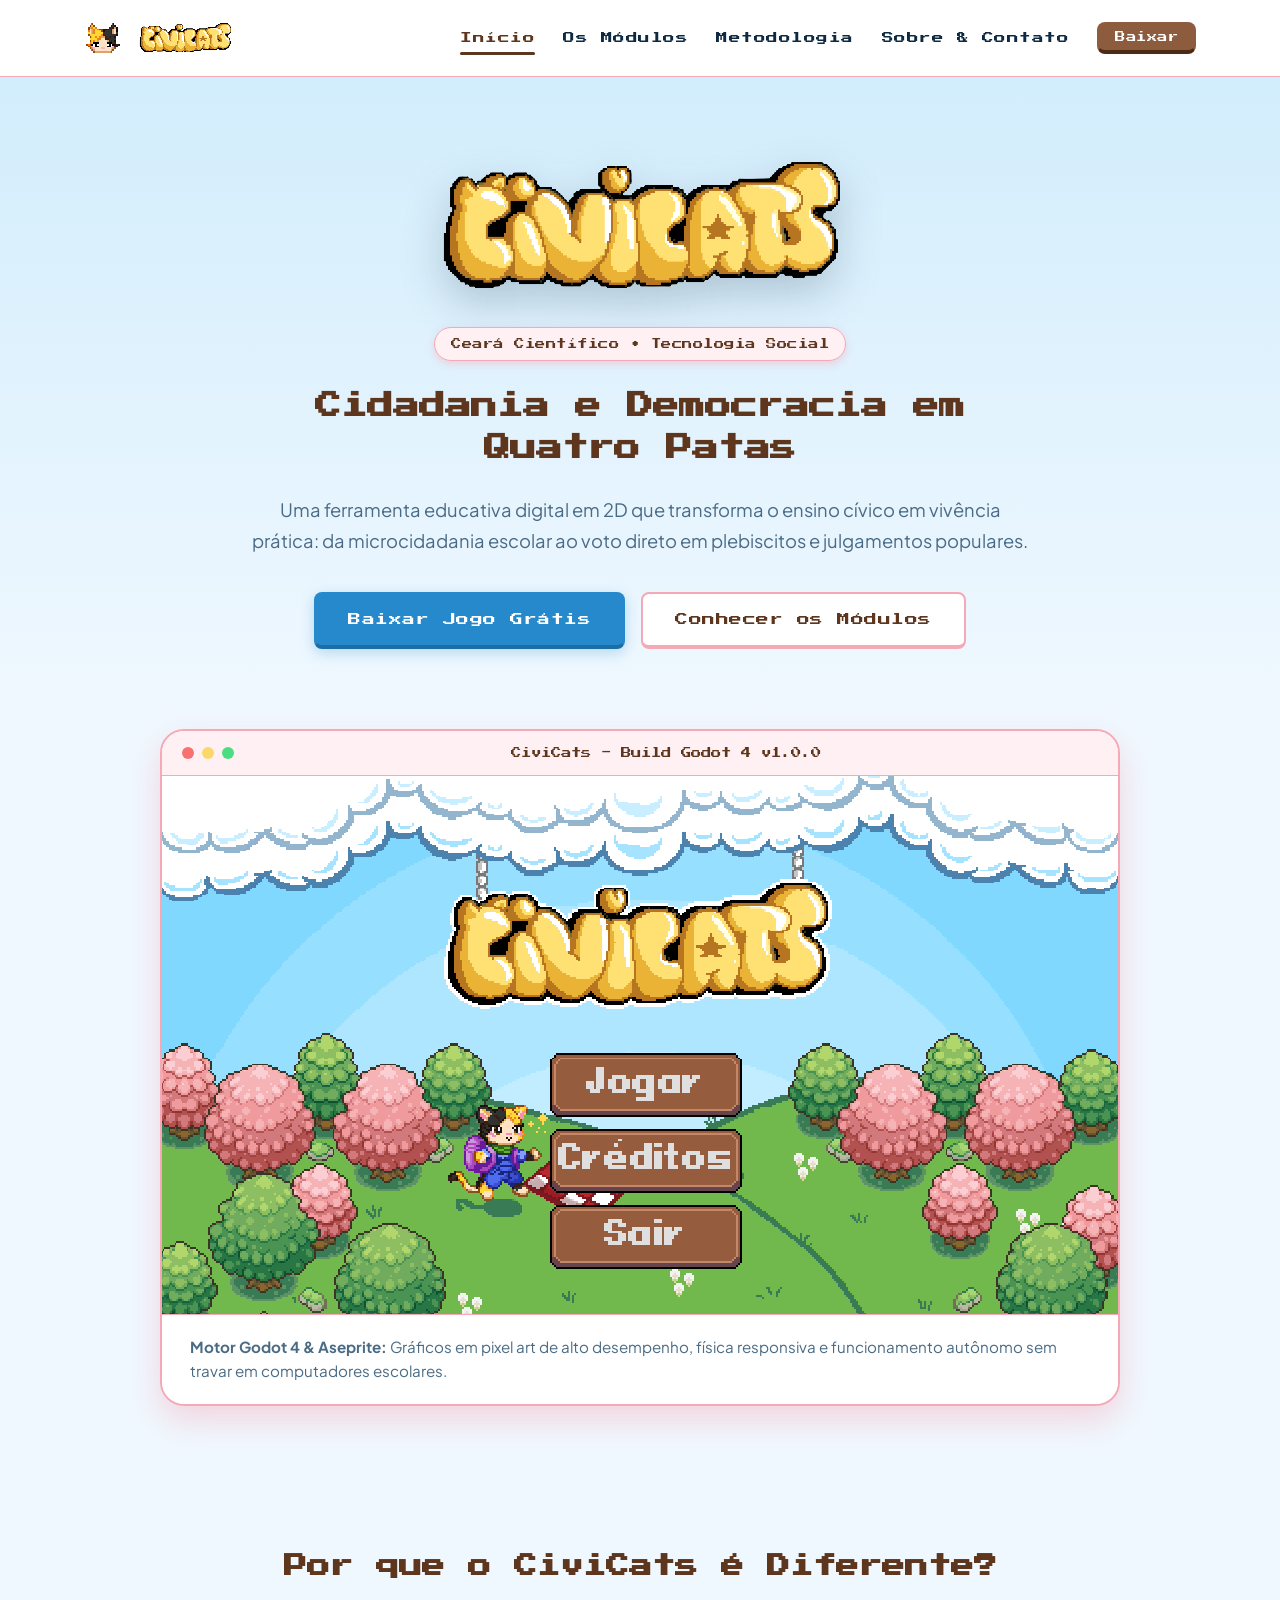
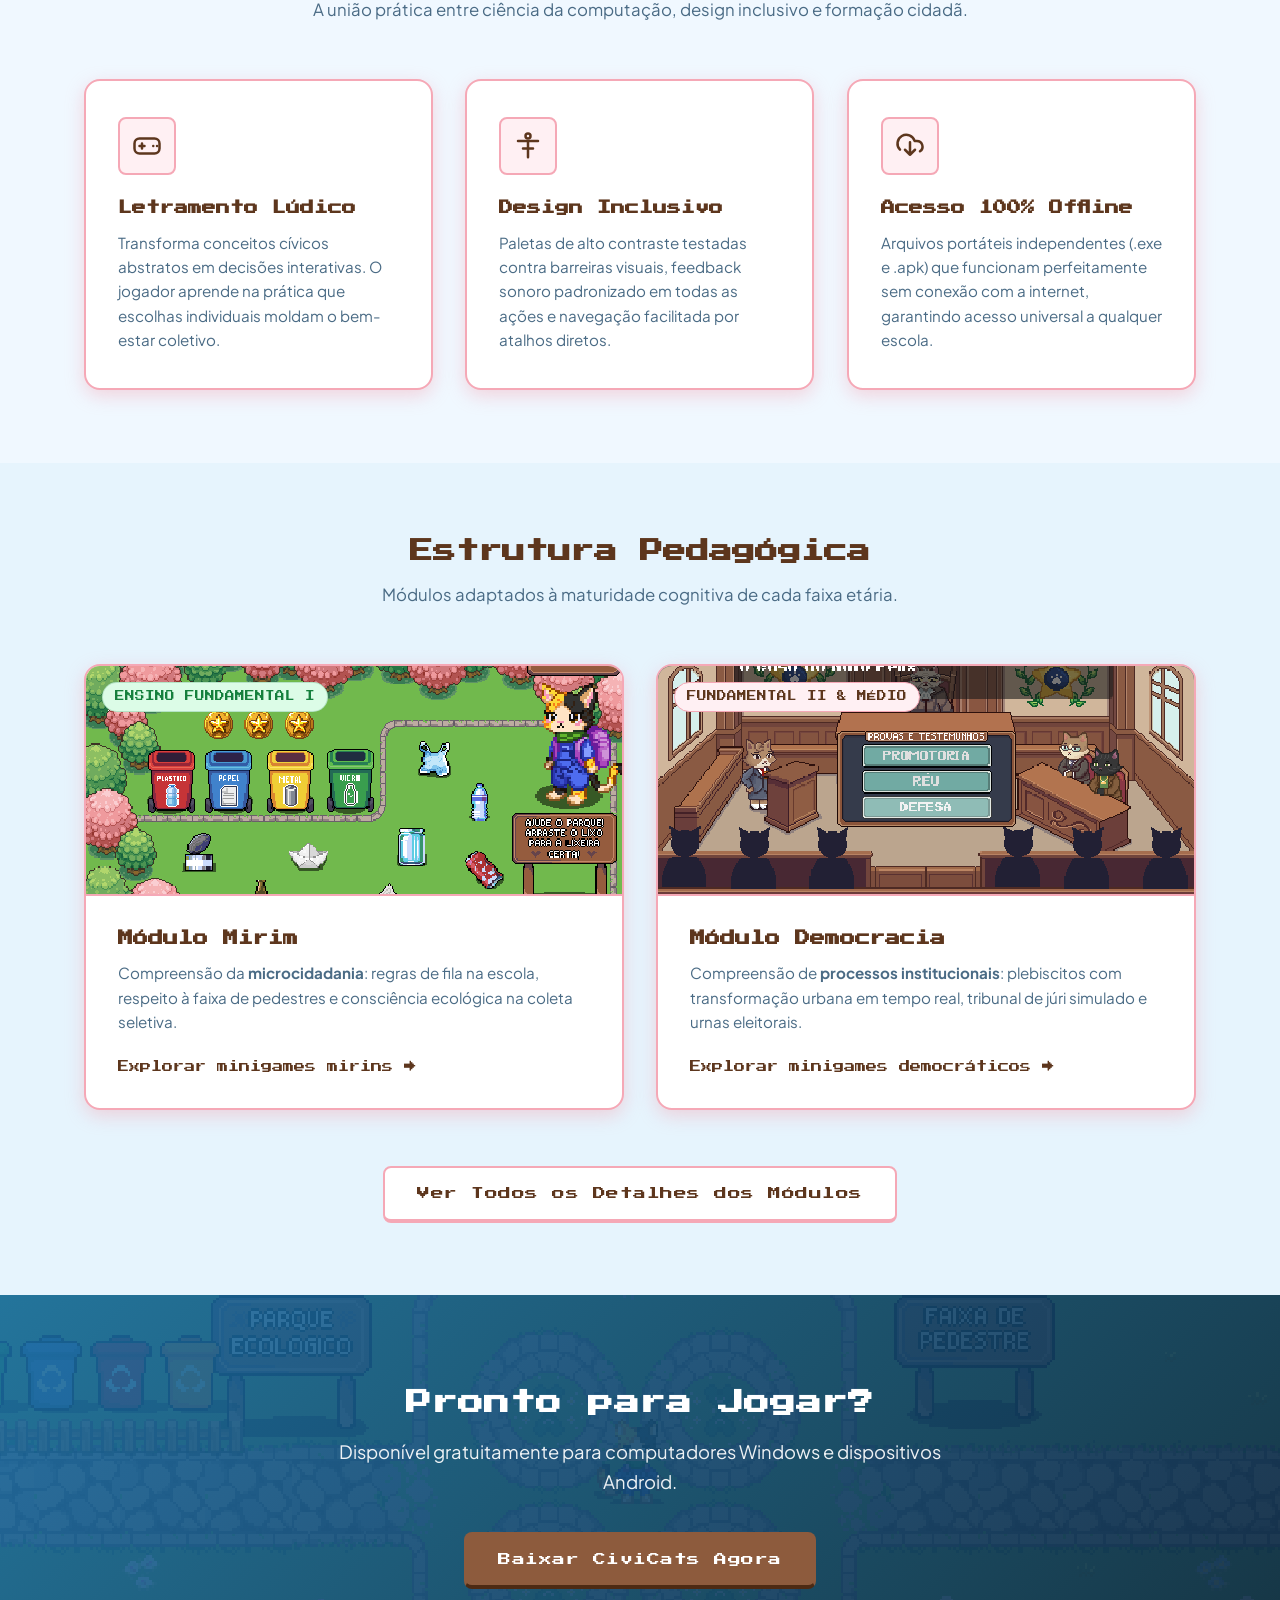
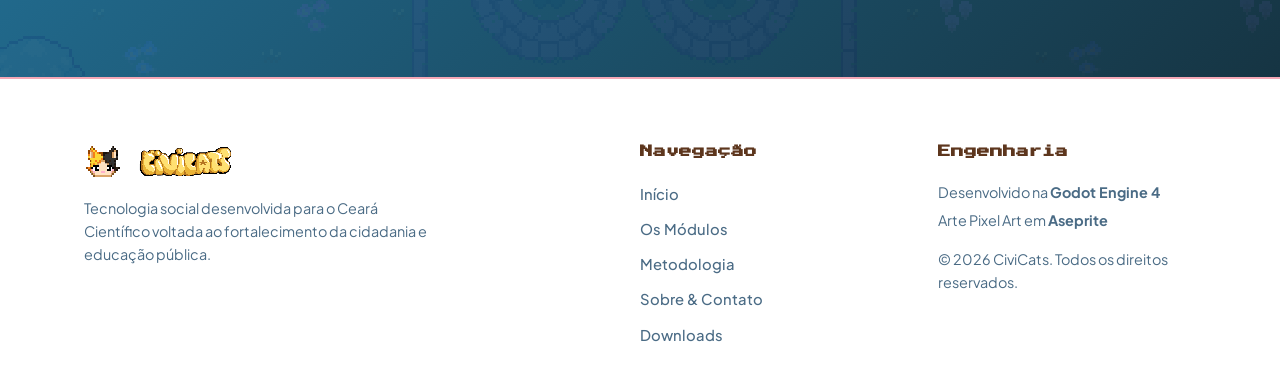
<file: index.html>
<!DOCTYPE html>
<html lang="pt-BR">
<head>
  <meta charset="UTF-8">
  <meta name="viewport" content="width=device-width, initial-scale=1.0">
  <meta name="description" content="CiviCats - Jogo digital educativo em 2D voltado à simulação de processos democráticos e letramento cívico lúdico.">
  <meta name="theme-color" content="#7ecbf7">

  <title>CiviCats | Início - Letramento Cívico Lúdico</title>

  <!-- Favicon -->
  <link rel="icon" type="image/png" href="assets/images/favicon.png">

  <!-- Google Fonts: Press Start 2P (Pixel Art) + Plus Jakarta Sans (Corpo do Texto) -->
  <link rel="preconnect" href="https://fonts.googleapis.com">
  <link rel="preconnect" href="https://fonts.gstatic.com" crossorigin>
  <link href="https://fonts.googleapis.com/css2?family=Plus+Jakarta+Sans:wght@400;500;600;700&family=Press+Start+2P&display=swap" rel="stylesheet">

  <!-- Estilos -->
  <link rel="stylesheet" href="css/style.css">
</head>
<body>

  <!-- Acessibilidade: Atalho de Teclado -->
  <a href="#conteudo-principal" class="skip-link">Pular para o conteúdo principal</a>

  <!-- Cabeçalho -->
  <header class="header">
    <div class="container header-container">
      <a href="index.html" class="brand" aria-label="CiviCats Página Inicial">
        <img src="assets/images/cat-avatar.png" alt="Ícone do Gatinho CiviCats" class="brand-cat-icon">
        <img src="assets/images/logo-civicats.png" alt="CiviCats" class="brand-logo-nav">
      </a>

      <!-- Botão Hamburguer Mobile -->
      <button 
        class="mobile-toggle" 
        id="menu-toggle" 
        aria-label="Abrir menu de navegação" 
        aria-expanded="false" 
        aria-controls="nav-menu"
      >
        <span class="hamburger-bar"></span>
        <span class="hamburger-bar"></span>
        <span class="hamburger-bar"></span>
      </button>

      <!-- Navegação Principal -->
      <nav class="nav" id="nav-menu" aria-label="Navegação do site">
        <ul class="nav-list">
          <li><a href="index.html" class="nav-link active" aria-current="page">Início</a></li>
          <li><a href="modulos.html" class="nav-link">Os Módulos</a></li>
          <li><a href="metodologia.html" class="nav-link">Metodologia</a></li>
          <li><a href="sobre.html" class="nav-link">Sobre & Contato</a></li>
          <li><a href="downloads.html" class="btn btn-wood btn-nav-compact">Baixar</a></li>
        </ul>
      </nav>
    </div>
  </header>

  <main id="conteudo-principal">

    <!-- Hero Section: Logo Flutuante & Apresentação -->
    <section class="hero-home">
      <div class="container hero-home-container">
        
        <div class="floating-logo-stage" data-parallax="0.1">
          <img 
            src="assets/images/logo-civicats.png" 
            alt="Logotipo oficial do jogo CiviCats em letras amarelas pixelizadas" 
            class="floating-logo-img"
          >
        </div>

        <div class="hero-home-body reveal-item">
          <span class="pixel-badge">Ceará Científico • Tecnologia Social</span>
          <h1 class="hero-home-title">Cidadania e Democracia em Quatro Patas</h1>
          <p class="hero-home-desc">
            Uma ferramenta educativa digital em 2D que transforma o ensino cívico em vivência prática: da microcidadania escolar ao voto direto em plebiscitos e julgamentos populares.
          </p>

          <div class="hero-actions">
            <a href="downloads.html" class="btn btn-primary btn-lg">
              Baixar Jogo Grátis
            </a>
            <a href="modulos.html" class="btn btn-outline btn-lg">
              Conhecer os Módulos
            </a>
          </div>
        </div>

      </div>
    </section>

    <!-- Showcase do Jogo -->
    <section class="section section-showcase reveal-item">
      <div class="container">
        <div class="showcase-card">
          <div class="showcase-header">
            <div class="window-controls" aria-hidden="true">
              <span class="control-dot red"></span>
              <span class="control-dot yellow"></span>
              <span class="control-dot green"></span>
            </div>
            <span class="window-title">CiviCats - Build Godot 4 v1.0.0</span>
          </div>

          <div class="showcase-media">
            <img 
              src="assets/images/preview-gameplay.png" 
              alt="Cenário do jogo CiviCats exibindo cidade e árvores em pixel art"
              class="showcase-img"
            >
          </div>
          
          <div class="showcase-caption">
            <p><strong>Motor Godot 4 & Aseprite:</strong> Gráficos em pixel art de alto desempenho, física responsiva e funcionamento autônomo sem travar em computadores escolares.</p>
          </div>
        </div>
      </div>
    </section>

    <!-- Seção de Destaques com Ícones Vetoriais SVG -->
    <section class="section section-highlights">
      <div class="container">
        <div class="section-header reveal-item">
          <h2 class="section-title">Por que o CiviCats é Diferente?</h2>
          <p class="section-desc">A união prática entre ciência da computação, design inclusivo e formação cidadã.</p>
        </div>

        <div class="grid grid-3">
          
          <!-- Card 1: Controle de Jogo -->
          <article class="card highlight-card reveal-item" data-delay="100">
            <div class="highlight-icon-box" aria-hidden="true">
              <svg class="icon-svg" viewBox="0 0 24 24" fill="none" stroke="currentColor" stroke-width="2" stroke-linecap="round" stroke-linejoin="round">
                <rect x="2" y="6" width="20" height="12" rx="4" />
                <path d="M6 12h4m-2-2v4m9-2h.01m3 0h.01" />
              </svg>
            </div>
            <h3 class="highlight-title">Letramento Lúdico</h3>
            <p class="highlight-text">
              Transforma conceitos cívicos abstratos em decisões interativas. O jogador aprende na prática que escolhas individuais moldam o bem-estar coletivo.
            </p>
          </article>

          <!-- Card 2: Acessibilidade -->
          <article class="card highlight-card reveal-item" data-delay="200">
            <div class="highlight-icon-box" aria-hidden="true">
              <svg class="icon-svg" viewBox="0 0 24 24" fill="none" stroke="currentColor" stroke-width="2" stroke-linecap="round" stroke-linejoin="round">
                <circle cx="12" cy="4" r="2" />
                <path d="M4 8h16M12 8v13m-4-7h8" />
              </svg>
            </div>
            <h3 class="highlight-title">Design Inclusivo</h3>
            <p class="highlight-text">
              Paletas de alto contraste testadas contra barreiras visuais, feedback sonoro padronizado em todas as ações e navegação facilitada por atalhos diretos.
            </p>
          </article>

          <!-- Card 3: Offline / Nuvem -->
          <article class="card highlight-card reveal-item" data-delay="300">
            <div class="highlight-icon-box" aria-hidden="true">
              <svg class="icon-svg" viewBox="0 0 24 24" fill="none" stroke="currentColor" stroke-width="2" stroke-linecap="round" stroke-linejoin="round">
                <path d="M4 14.899A7 7 0 1 1 15.71 8h1.79a4.5 4.5 0 0 1 2.5 8.242" />
                <path d="m8 15 4 4 4-4m-4 4V9" />
              </svg>
            </div>
            <h3 class="highlight-title">Acesso 100% Offline</h3>
            <p class="highlight-text">
              Arquivos portáteis independentes (.exe e .apk) que funcionam perfeitamente sem conexão com a internet, garantindo acesso universal a qualquer escola.
            </p>
          </article>

        </div>
      </div>
    </section>

    <!-- Prévia dos Dois Módulos -->
    <section class="section section-modules-teaser">
      <div class="container">
        <div class="section-header reveal-item">
          <h2 class="section-title">Estrutura Pedagógica</h2>
          <p class="section-desc">Módulos adaptados à maturidade cognitiva de cada faixa etária.</p>
        </div>

        <div class="grid grid-2">
          
          <!-- Card Mirim -->
          <article class="card module-teaser-card reveal-item" data-delay="150">
            <div class="teaser-image-wrap">
              <img 
                src="assets/images/preview-mirim.png" 
                alt="Minigames de regras de convivência do Módulo Mirim" 
                class="teaser-img"
              >
              <span class="teaser-tag tag-mirim">Ensino Fundamental I</span>
            </div>
            
            <div class="teaser-content">
              <h3 class="teaser-title">Módulo Mirim</h3>
              <p class="teaser-desc">
                Compreensão da <strong>microcidadania</strong>: regras de fila na escola, respeito à faixa de pedestres e consciência ecológica na coleta seletiva.
              </p>
              <a href="modulos.html#mirim" class="card-link">Explorar minigames mirins &rarr;</a>
            </div>
          </article>

          <!-- Card Jovem -->
          <article class="card module-teaser-card reveal-item" data-delay="300">
            <div class="teaser-image-wrap">
              <img 
                src="assets/images/preview-jovem.png" 
                alt="Minigames de plebiscito e eleições do Módulo Jovem" 
                class="teaser-img"
              >
              <span class="teaser-tag tag-jovem">Fundamental II & Médio</span>
            </div>

            <div class="teaser-content">
              <h3 class="teaser-title">Módulo Democracia</h3>
              <p class="teaser-desc">
                Compreensão de <strong>processos institucionais</strong>: plebiscitos com transformação urbana em tempo real, tribunal de júri simulado e urnas eleitorais.
              </p>
              <a href="modulos.html#jovem" class="card-link">Explorar minigames democráticos &rarr;</a>
            </div>
          </article>

        </div>

        <div class="center-cta-wrap reveal-item">
          <a href="modulos.html" class="btn btn-outline btn-lg">Ver Todos os Detalhes dos Módulos</a>
        </div>
      </div>
    </section>

    <!-- Banner Final com Fundo da Cidade em Baixa Opacidade -->
    <section class="cta-banner reveal-item">
      <div class="container cta-banner-container">
        <h2 class="cta-banner-title">Pronto para Jogar?</h2>
        <p class="cta-banner-desc">Disponível gratuitamente para computadores Windows e dispositivos Android.</p>
        <a href="downloads.html" class="btn btn-wood btn-lg">
          Baixar CiviCats Agora
        </a>
      </div>
    </section>

  </main>

  <!-- Rodapé -->
  <footer class="footer">
    <div class="container footer-grid">
      <div class="footer-info">
        <div class="brand">
          <img src="assets/images/cat-avatar.png" alt="Ícone do Gatinho" class="brand-cat-icon">
          <img src="assets/images/logo-civicats.png" alt="CiviCats" class="brand-logo-nav">
        </div>
        <p class="footer-desc">Tecnologia social desenvolvida para o Ceará Científico voltada ao fortalecimento da cidadania e educação pública.</p>
      </div>

      <div class="footer-links">
        <h3 class="footer-heading">Navegação</h3>
        <ul>
          <li><a href="index.html">Início</a></li>
          <li><a href="modulos.html">Os Módulos</a></li>
          <li><a href="metodologia.html">Metodologia</a></li>
          <li><a href="sobre.html">Sobre & Contato</a></li>
          <li><a href="downloads.html">Downloads</a></li>
        </ul>
      </div>

      <div class="footer-legal">
        <h3 class="footer-heading">Engenharia</h3>
        <p>Desenvolvido na <strong>Godot Engine 4</strong></p>
        <p>Arte Pixel Art em <strong>Aseprite</strong></p>
        <p class="footer-copy">&copy; 2026 CiviCats. Todos os direitos reservados.</p>
      </div>
    </div>
  </footer>

  <script src="js/main.js"></script>
</body>
</html>
</file>
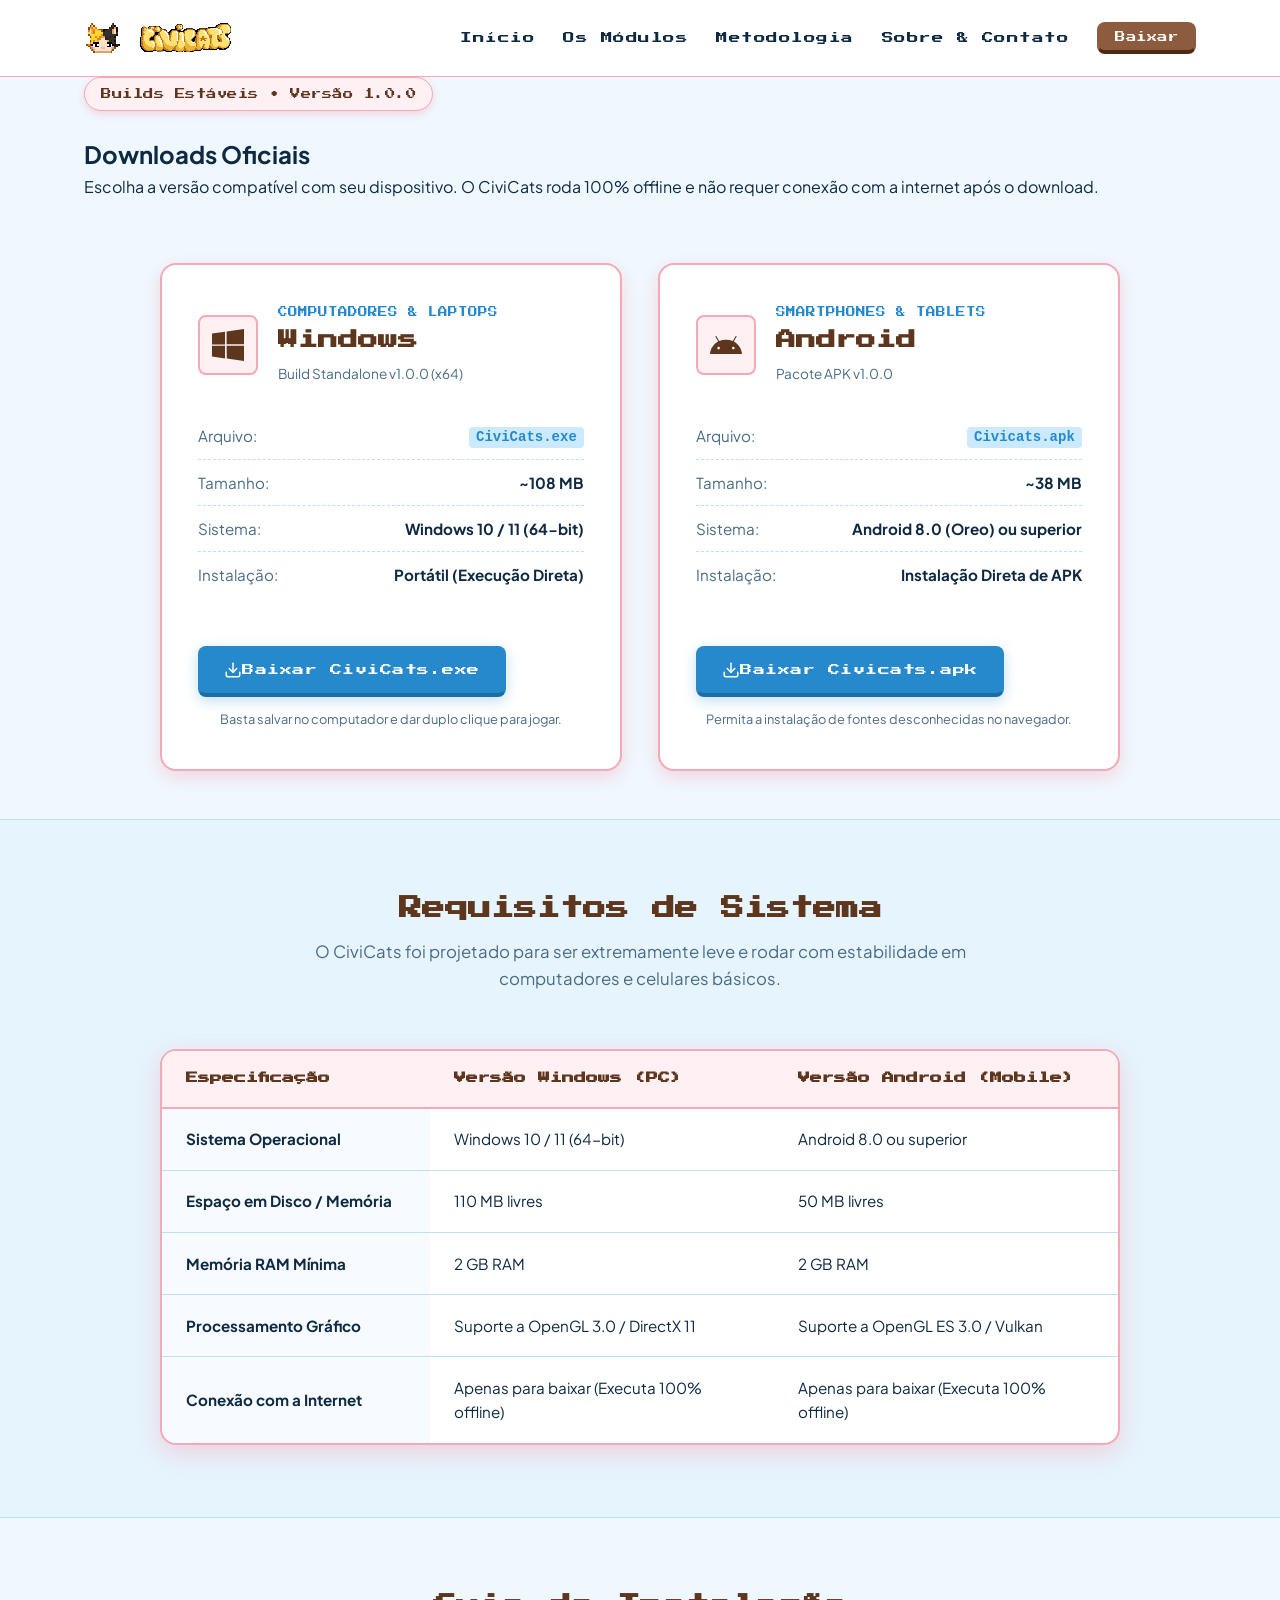
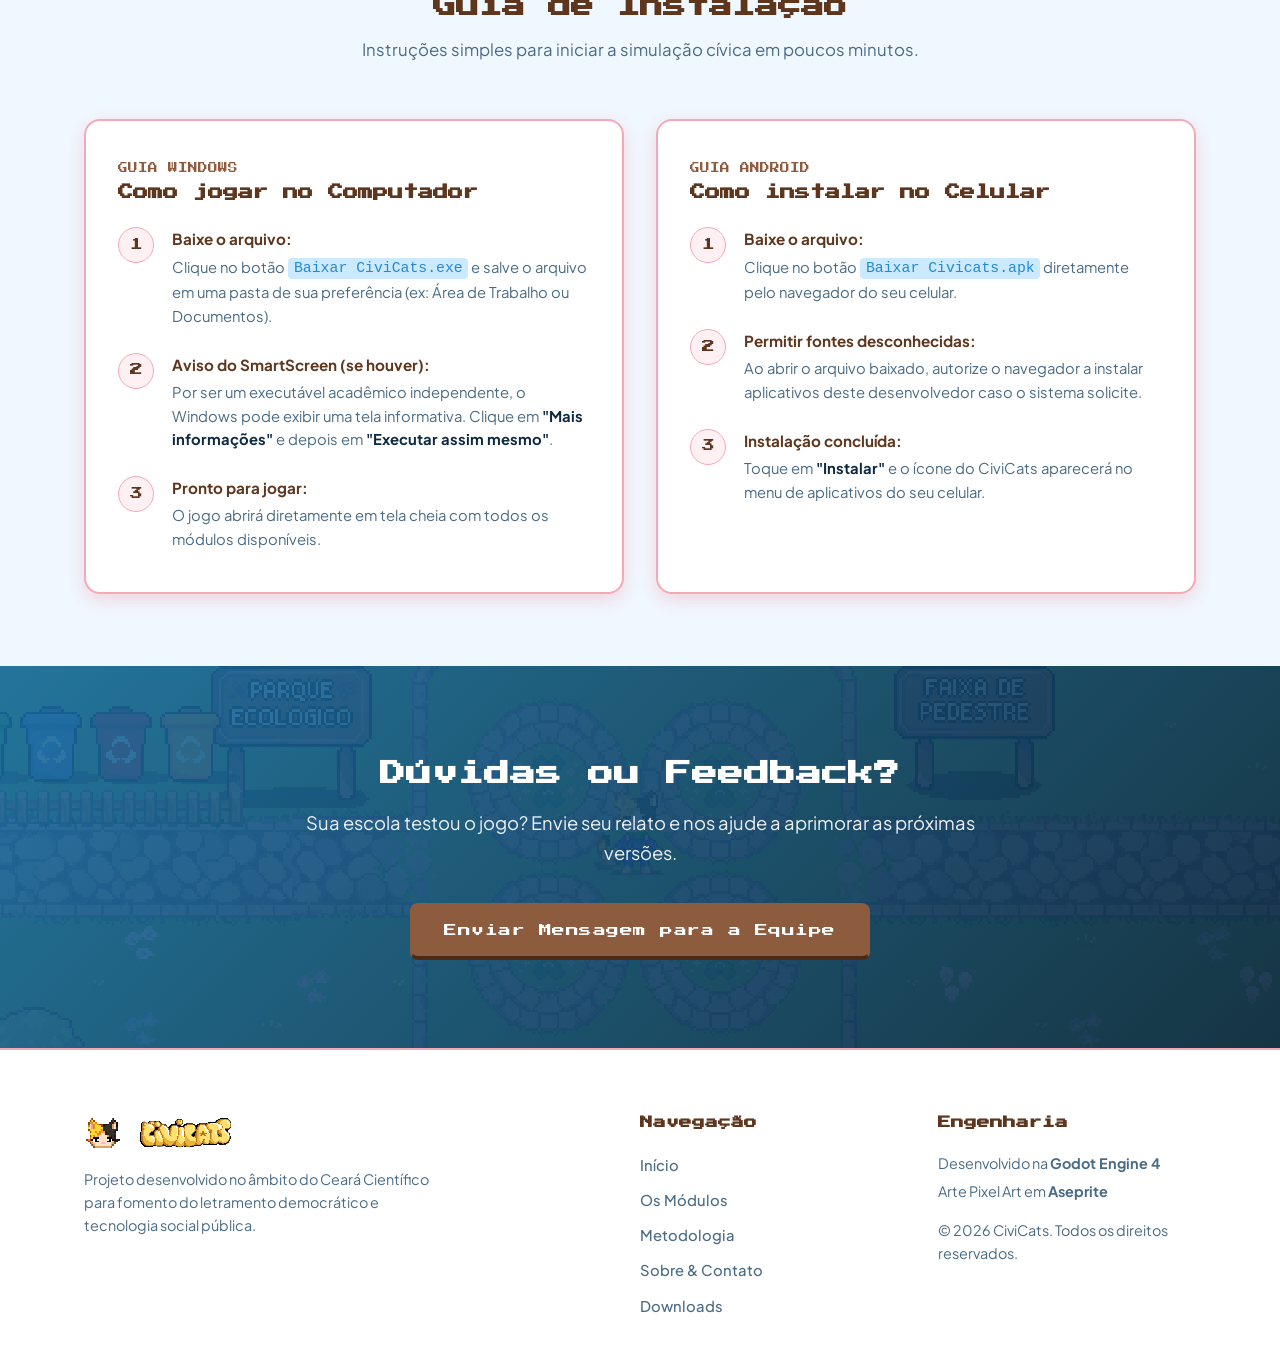
<file: downloads.html>
<!DOCTYPE html>
<html lang="pt-BR">
<head>
  <meta charset="UTF-8">
  <meta name="viewport" content="width=device-width, initial-scale=1.0">
  <meta name="description" content="Baixe gratuitamente o jogo CiviCats para computadores Windows e celulares Android. Arquivos executáveis oficiais sem necessidade de internet.">
  <meta name="theme-color" content="#7ecbf7">

  <title>CiviCats | Baixar o Jogo (Windows & Android)</title>

  <!-- Favicon -->
  <link rel="icon" type="image/png" href="assets/images/cat-avatar.png">

  <!-- Google Fonts: Press Start 2P + Plus Jakarta Sans -->
  <link rel="preconnect" href="https://fonts.googleapis.com">
  <link rel="preconnect" href="https://fonts.gstatic.com" crossorigin>
  <link href="https://fonts.googleapis.com/css2?family=Plus+Jakarta+Sans:wght@400;500;600;700;800&family=Press+Start+2P&display=swap" rel="stylesheet">

  <!-- Estilos -->
  <link rel="stylesheet" href="css/style.css">
</head>
<body>

  <!-- Acessibilidade -->
  <a href="#conteudo-principal" class="skip-link">Pular para o conteúdo principal</a>

  <!-- Cabeçalho -->
  <header class="header">
    <div class="container header-container">
      <a href="index.html" class="brand" aria-label="CiviCats Página Inicial">
        <img src="assets/images/cat-avatar.png" alt="Ícone do Gatinho CiviCats" class="brand-cat-icon">
        <img src="assets/images/logo-civicats.png" alt="CiviCats" class="brand-logo-nav">
      </a>

      <button 
        class="mobile-toggle" 
        id="menu-toggle" 
        aria-label="Abrir menu de navegação" 
        aria-expanded="false" 
        aria-controls="nav-menu"
      >
        <span class="hamburger-bar"></span>
        <span class="hamburger-bar"></span>
        <span class="hamburger-bar"></span>
      </button>

      <nav class="nav" id="nav-menu" aria-label="Navegação do site">
        <ul class="nav-list">
          <li><a href="index.html" class="nav-link">Início</a></li>
          <li><a href="modulos.html" class="nav-link">Os Módulos</a></li>
          <li><a href="metodologia.html" class="nav-link">Metodologia</a></li>
          <li><a href="sobre.html" class="nav-link">Sobre & Contato</a></li>
          <li><a href="downloads.html" class="btn btn-wood btn-nav-compact active" aria-current="page">Baixar</a></li>
        </ul>
      </nav>
    </div>
  </header>

  <main id="conteudo-principal">

    <!-- Cabeçalho da Página -->
    <section class="page-header">
      <div class="container">
        <span class="pixel-badge">Builds Estáveis • Versão 1.0.0</span>
        <h1 class="page-title">Downloads Oficiais</h1>
        <p class="page-subtitle">
          Escolha a versão compatível com seu dispositivo. O CiviCats roda 100% offline e não requer conexão com a internet após o download.
        </p>
      </div>
    </section>

    <!-- Cards Principais de Download -->
    <section class="section section-downloads-main">
      <div class="container">
        
        <div class="download-grid">
          
          <!-- Card 1: Windows -->
          <article class="card download-card reveal-item" id="card-windows" data-delay="100">
            <div>
              <div class="platform-header">
                <div class="platform-icon-box" aria-hidden="true">
                  <svg class="platform-svg" viewBox="0 0 24 24" fill="currentColor">
                    <path d="M0 3.449L9.75 2.1v9.451H0m10.949-9.602L24 0v11.401H10.949M0 12.6h9.75v9.451L0 20.699M10.949 12.6H24V24l-12.901-1.799"/>
                  </svg>
                </div>
                <div>
                  <span class="platform-type-tag">Computadores & Laptops</span>
                  <h2 class="platform-name">Windows</h2>
                  <span class="platform-version-sub">Build Standalone v1.0.0 (x64)</span>
                </div>
              </div>

              <ul class="specs-list">
                <li>
                  <span class="spec-label">Arquivo:</span>
                  <span class="spec-value"><code>CiviCats.exe</code></span>
                </li>
                <li>
                  <span class="spec-label">Tamanho:</span>
                  <span class="spec-value">~108 MB</span>
                </li>
                <li>
                  <span class="spec-label">Sistema:</span>
                  <span class="spec-value">Windows 10 / 11 (64-bit)</span>
                </li>
                <li>
                  <span class="spec-label">Instalação:</span>
                  <span class="spec-value">Portátil (Execução Direta)</span>
                </li>
              </ul>
            </div>

            <div class="download-action-wrap">
              <a 
                href="https://github.com/MaryAylla/civicats/releases/download/v1.0.0/CiviCats.exe"
                download="CiviCats.exe" 
                class="btn btn-primary btn-block download-btn"
                data-platform="Windows"
              >
                <svg class="btn-icon-svg" viewBox="0 0 24 24" fill="none" stroke="currentColor" stroke-width="2" stroke-linecap="round" stroke-linejoin="round" aria-hidden="true">
                  <path d="M21 15v4a2 2 0 0 1-2 2H5a2 2 0 0 1-2-2v-4"/>
                  <polyline points="7 10 12 15 17 10"/>
                  <line x1="12" y1="15" x2="12" y2="3"/>
                </svg>
                <span>Baixar CiviCats.exe</span>
              </a>
              <p class="quick-instruction-text">Basta salvar no computador e dar duplo clique para jogar.</p>
            </div>
          </article>

          <!-- Card 2: Android -->
          <article class="card download-card reveal-item" id="card-android" data-delay="200">
            <div>
              <div class="platform-header">
                <div class="platform-icon-box" aria-hidden="true">
                  <svg class="platform-svg" viewBox="0 0 24 24" fill="currentColor">
                    <path d="M17.523 15.3414c-.5511 0-.9993-.4486-.9993-.9997s.4482-.9993.9993-.9993c.551 0 .9993.4482.9993.9993.0001.5511-.4482.9997-.9993.9997m-11.046 0c-.5511 0-.9993-.4486-.9993-.9997s.4482-.9993.9993-.9993c.5511 0 .9993.4482.9993.9993 0 .5511-.4482.9997-.9993.9997m11.4045-6.02l1.9973-3.4592a.416.416 0 00-.1521-.5676.416.416 0 00-.5676.1521l-2.0223 3.503C15.5902 8.411 13.856 8.125 12 8.125c-1.856 0-3.5902.286-5.1368.8247L4.8409 5.4467a.4161.4161 0 00-.5677-.1521.4157.4157 0 00-.1521.5676l1.9973 3.4592C2.6889 11.1867.3432 14.6589 0 18.761h24c-.3432-4.1021-2.6889-7.5743-6.1185-9.4396"/>
                  </svg>
                </div>
                <div>
                  <span class="platform-type-tag">Smartphones & Tablets</span>
                  <h2 class="platform-name">Android</h2>
                  <span class="platform-version-sub">Pacote APK v1.0.0</span>
                </div>
              </div>

              <ul class="specs-list">
                <li>
                  <span class="spec-label">Arquivo:</span>
                  <span class="spec-value"><code>Civicats.apk</code></span>
                </li>
                <li>
                  <span class="spec-label">Tamanho:</span>
                  <span class="spec-value">~38 MB</span>
                </li>
                <li>
                  <span class="spec-label">Sistema:</span>
                  <span class="spec-value">Android 8.0 (Oreo) ou superior</span>
                </li>
                <li>
                  <span class="spec-label">Instalação:</span>
                  <span class="spec-value">Instalação Direta de APK</span>
                </li>
              </ul>
            </div>

            <div class="download-action-wrap">
              <a 
                href="https://github.com/MaryAylla/civicats/releases/download/v1.0.0/CiviCats.apk"
                download="Civicats.apk" 
                class="btn btn-primary btn-block download-btn"
                data-platform="Android"
              >
                <svg class="btn-icon-svg" viewBox="0 0 24 24" fill="none" stroke="currentColor" stroke-width="2" stroke-linecap="round" stroke-linejoin="round" aria-hidden="true">
                  <path d="M21 15v4a2 2 0 0 1-2 2H5a2 2 0 0 1-2-2v-4"/>
                  <polyline points="7 10 12 15 17 10"/>
                  <line x1="12" y1="15" x2="12" y2="3"/>
                </svg>
                <span>Baixar Civicats.apk</span>
              </a>
              <p class="quick-instruction-text">Permita a instalação de fontes desconhecidas no navegador.</p>
            </div>
          </article>

        </div>

      </div>
    </section>

    <!-- Tabela Semântica de Requisitos de Sistema -->
    <section class="section section-specs">
      <div class="container">
        
        <div class="section-header reveal-item">
          <h2 class="section-title">Requisitos de Sistema</h2>
          <p class="section-desc">O CiviCats foi projetado para ser extremamente leve e rodar com estabilidade em computadores e celulares básicos.</p>
        </div>

        <div class="table-responsive-box reveal-item" data-delay="150">
          <table class="specs-table">
            <thead>
              <tr>
                <th scope="col">Especificação</th>
                <th scope="col">Versão Windows (PC)</th>
                <th scope="col">Versão Android (Mobile)</th>
              </tr>
            </thead>
            <tbody>
              <tr>
                <th scope="row">Sistema Operacional</th>
                <td>Windows 10 / 11 (64-bit)</td>
                <td>Android 8.0 ou superior</td>
              </tr>
              <tr>
                <th scope="row">Espaço em Disco / Memória</th>
                <td>110 MB livres</td>
                <td>50 MB livres</td>
              </tr>
              <tr>
                <th scope="row">Memória RAM Mínima</th>
                <td>2 GB RAM</td>
                <td>2 GB RAM</td>
              </tr>
              <tr>
                <th scope="row">Processamento Gráfico</th>
                <td>Suporte a OpenGL 3.0 / DirectX 11</td>
                <td>Suporte a OpenGL ES 3.0 / Vulkan</td>
              </tr>
              <tr>
                <th scope="row">Conexão com a Internet</th>
                <td>Apenas para baixar (Executa 100% offline)</td>
                <td>Apenas para baixar (Executa 100% offline)</td>
              </tr>
            </tbody>
          </table>
        </div>

      </div>
    </section>

    <!-- Instruções Passo a Passo de Instalação -->
    <section class="section section-instructions">
      <div class="container">
        
        <div class="section-header reveal-item">
          <h2 class="section-title">Guia de Instalação</h2>
          <p class="section-desc">Instruções simples para iniciar a simulação cívica em poucos minutos.</p>
        </div>

        <div class="grid grid-2">
          
          <!-- Passo a passo Windows -->
          <article class="card instruction-card reveal-item" data-delay="100">
            <div class="instruction-card-header">
              <span class="instruction-platform-tag">Guia Windows</span>
              <h3 class="instruction-title">Como jogar no Computador</h3>
            </div>

            <ol class="step-list">
              <li class="step-item">
                <span class="step-index">1</span>
                <div>
                  <strong>Baixe o arquivo:</strong>
                  <p>Clique no botão <code>Baixar CiviCats.exe</code> e salve o arquivo em uma pasta de sua preferência (ex: Área de Trabalho ou Documentos).</p>
                </div>
              </li>
              <li class="step-item">
                <span class="step-index">2</span>
                <div>
                  <strong>Aviso do SmartScreen (se houver):</strong>
                  <p>Por ser um executável acadêmico independente, o Windows pode exibir uma tela informativa. Clique em <em>"Mais informações"</em> e depois em <em>"Executar assim mesmo"</em>.</p>
                </div>
              </li>
              <li class="step-item">
                <span class="step-index">3</span>
                <div>
                  <strong>Pronto para jogar:</strong>
                  <p>O jogo abrirá diretamente em tela cheia com todos os módulos disponíveis.</p>
                </div>
              </li>
            </ol>
          </article>

          <!-- Passo a passo Android -->
          <article class="card instruction-card reveal-item" data-delay="200">
            <div class="instruction-card-header">
              <span class="instruction-platform-tag">Guia Android</span>
              <h3 class="instruction-title">Como instalar no Celular</h3>
            </div>

            <ol class="step-list">
              <li class="step-item">
                <span class="step-index">1</span>
                <div>
                  <strong>Baixe o arquivo:</strong>
                  <p>Clique no botão <code>Baixar Civicats.apk</code> diretamente pelo navegador do seu celular.</p>
                </div>
              </li>
              <li class="step-item">
                <span class="step-index">2</span>
                <div>
                  <strong>Permitir fontes desconhecidas:</strong>
                  <p>Ao abrir o arquivo baixado, autorize o navegador a instalar aplicativos deste desenvolvedor caso o sistema solicite.</p>
                </div>
              </li>
              <li class="step-item">
                <span class="step-index">3</span>
                <div>
                  <strong>Instalação concluída:</strong>
                  <p>Toque em <em>"Instalar"</em> e o ícone do CiviCats aparecerá no menu de aplicativos do seu celular.</p>
                </div>
              </li>
            </ol>
          </article>

        </div>

      </div>
    </section>

    <!-- Banner Final -->
    <section class="cta-banner reveal-item">
      <div class="container cta-banner-container">
        <h2 class="cta-banner-title">Dúvidas ou Feedback?</h2>
        <p class="cta-banner-desc">Sua escola testou o jogo? Envie seu relato e nos ajude a aprimorar as próximas versões.</p>
        <a href="sobre.html#contact-form" class="btn btn-wood btn-lg">
          Enviar Mensagem para a Equipe
        </a>
      </div>
    </section>

  </main>

  <!-- Rodapé Institucional -->
  <footer class="footer">
    <div class="container footer-grid">
      <div class="footer-info">
        <div class="brand">
          <img src="assets/images/cat-avatar.png" alt="Ícone do Gatinho" class="brand-cat-icon">
          <img src="assets/images/logo-civicats.png" alt="CiviCats" class="brand-logo-nav">
        </div>
        <p class="footer-desc">Projeto desenvolvido no âmbito do Ceará Científico para fomento do letramento democrático e tecnologia social pública.</p>
      </div>

      <div class="footer-links">
        <h3 class="footer-heading">Navegação</h3>
        <ul>
          <li><a href="index.html">Início</a></li>
          <li><a href="modulos.html">Os Módulos</a></li>
          <li><a href="metodologia.html">Metodologia</a></li>
          <li><a href="sobre.html">Sobre & Contato</a></li>
          <li><a href="downloads.html">Downloads</a></li>
        </ul>
      </div>

      <div class="footer-legal">
        <h3 class="footer-heading">Engenharia</h3>
        <p>Desenvolvido na <strong>Godot Engine 4</strong></p>
        <p>Arte Pixel Art em <strong>Aseprite</strong></p>
        <p class="footer-copy">&copy; 2026 CiviCats. Todos os direitos reservados.</p>
      </div>
    </div>
  </footer>

  <script src="js/main.js"></script>
</body>
</html>
</file>
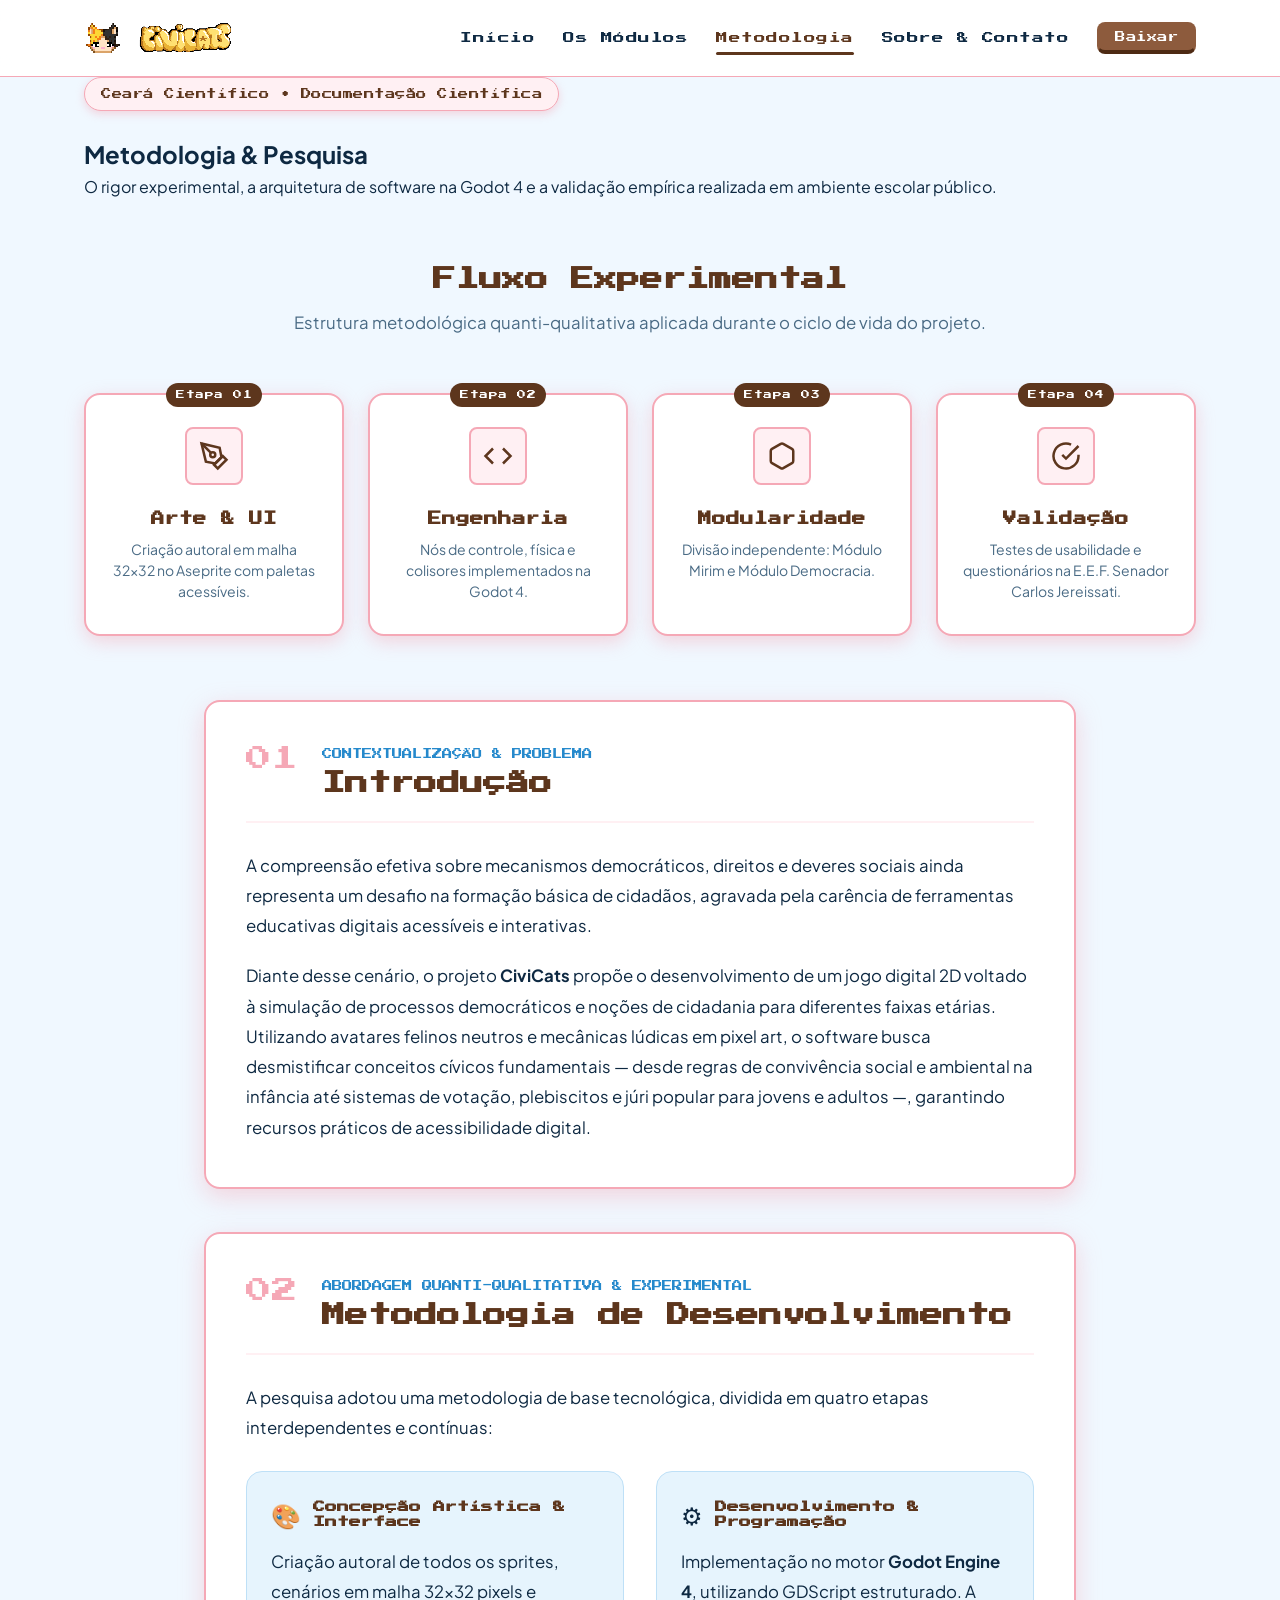
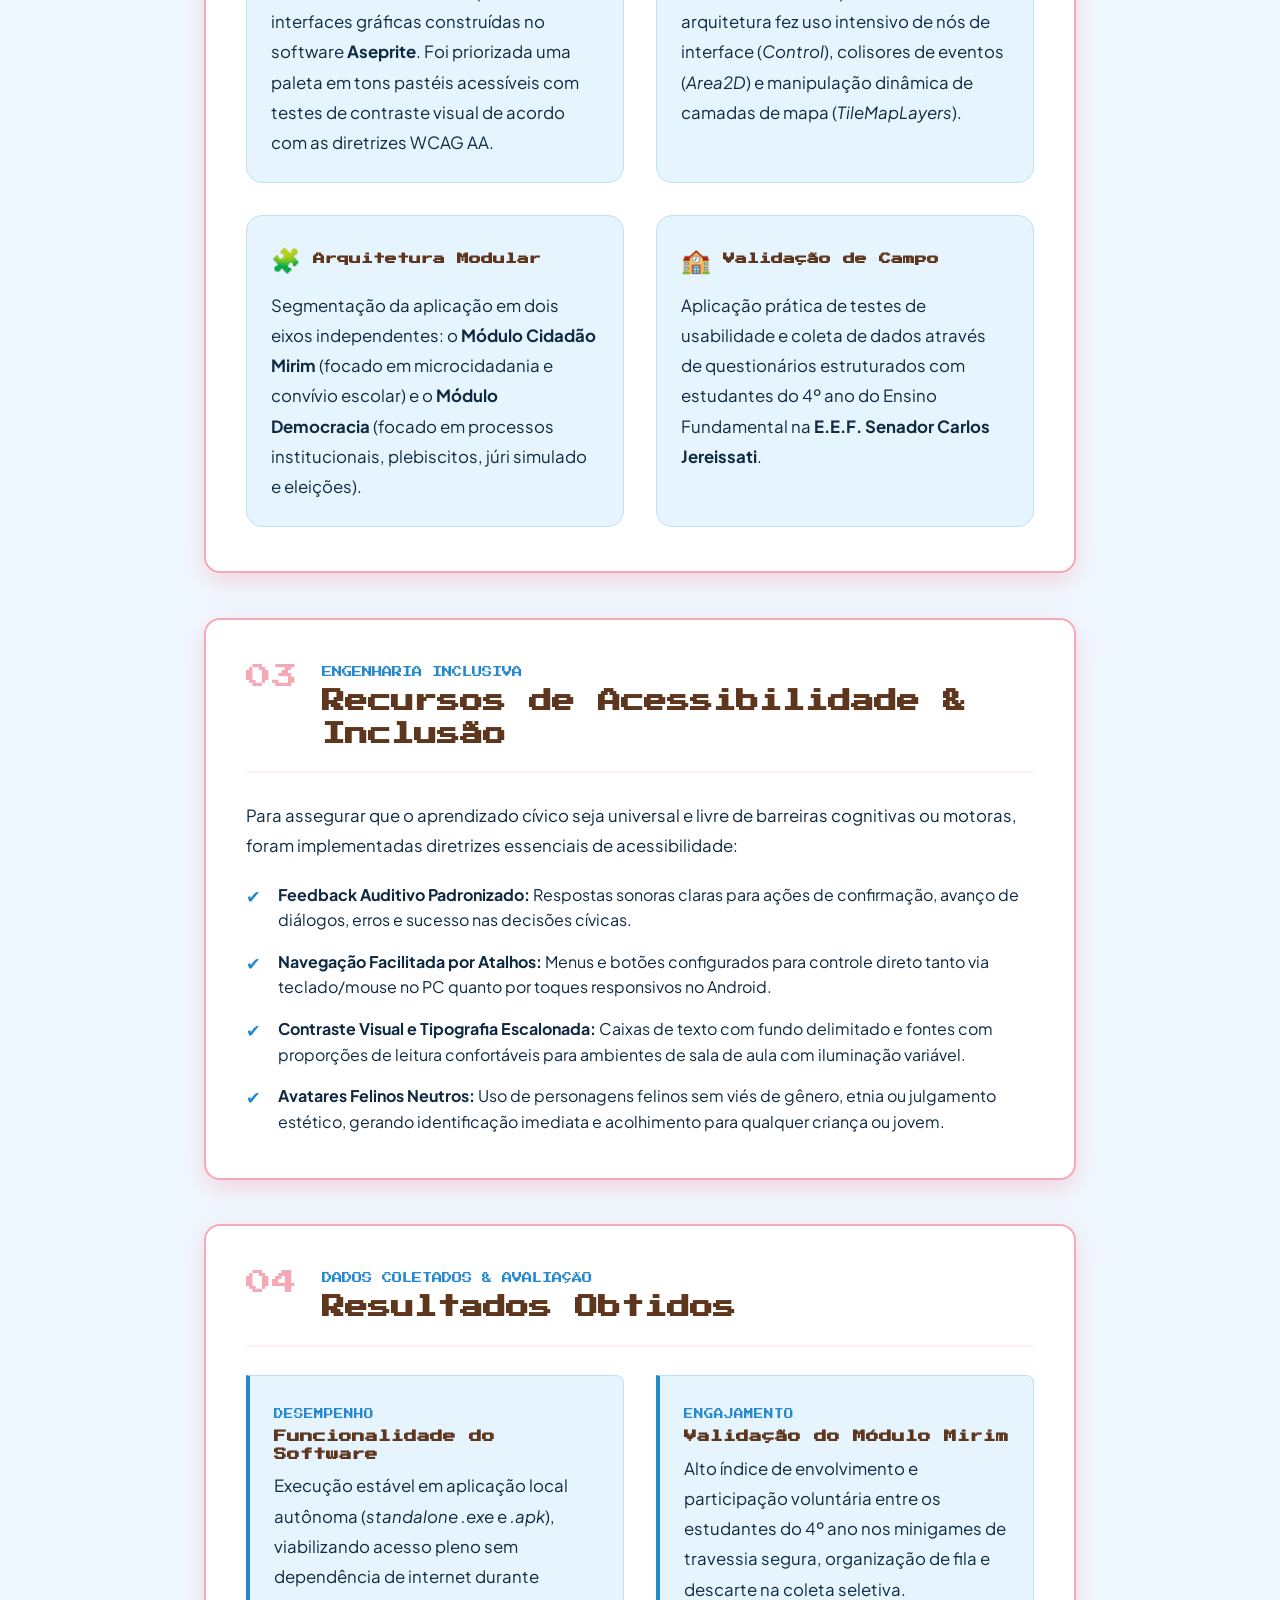
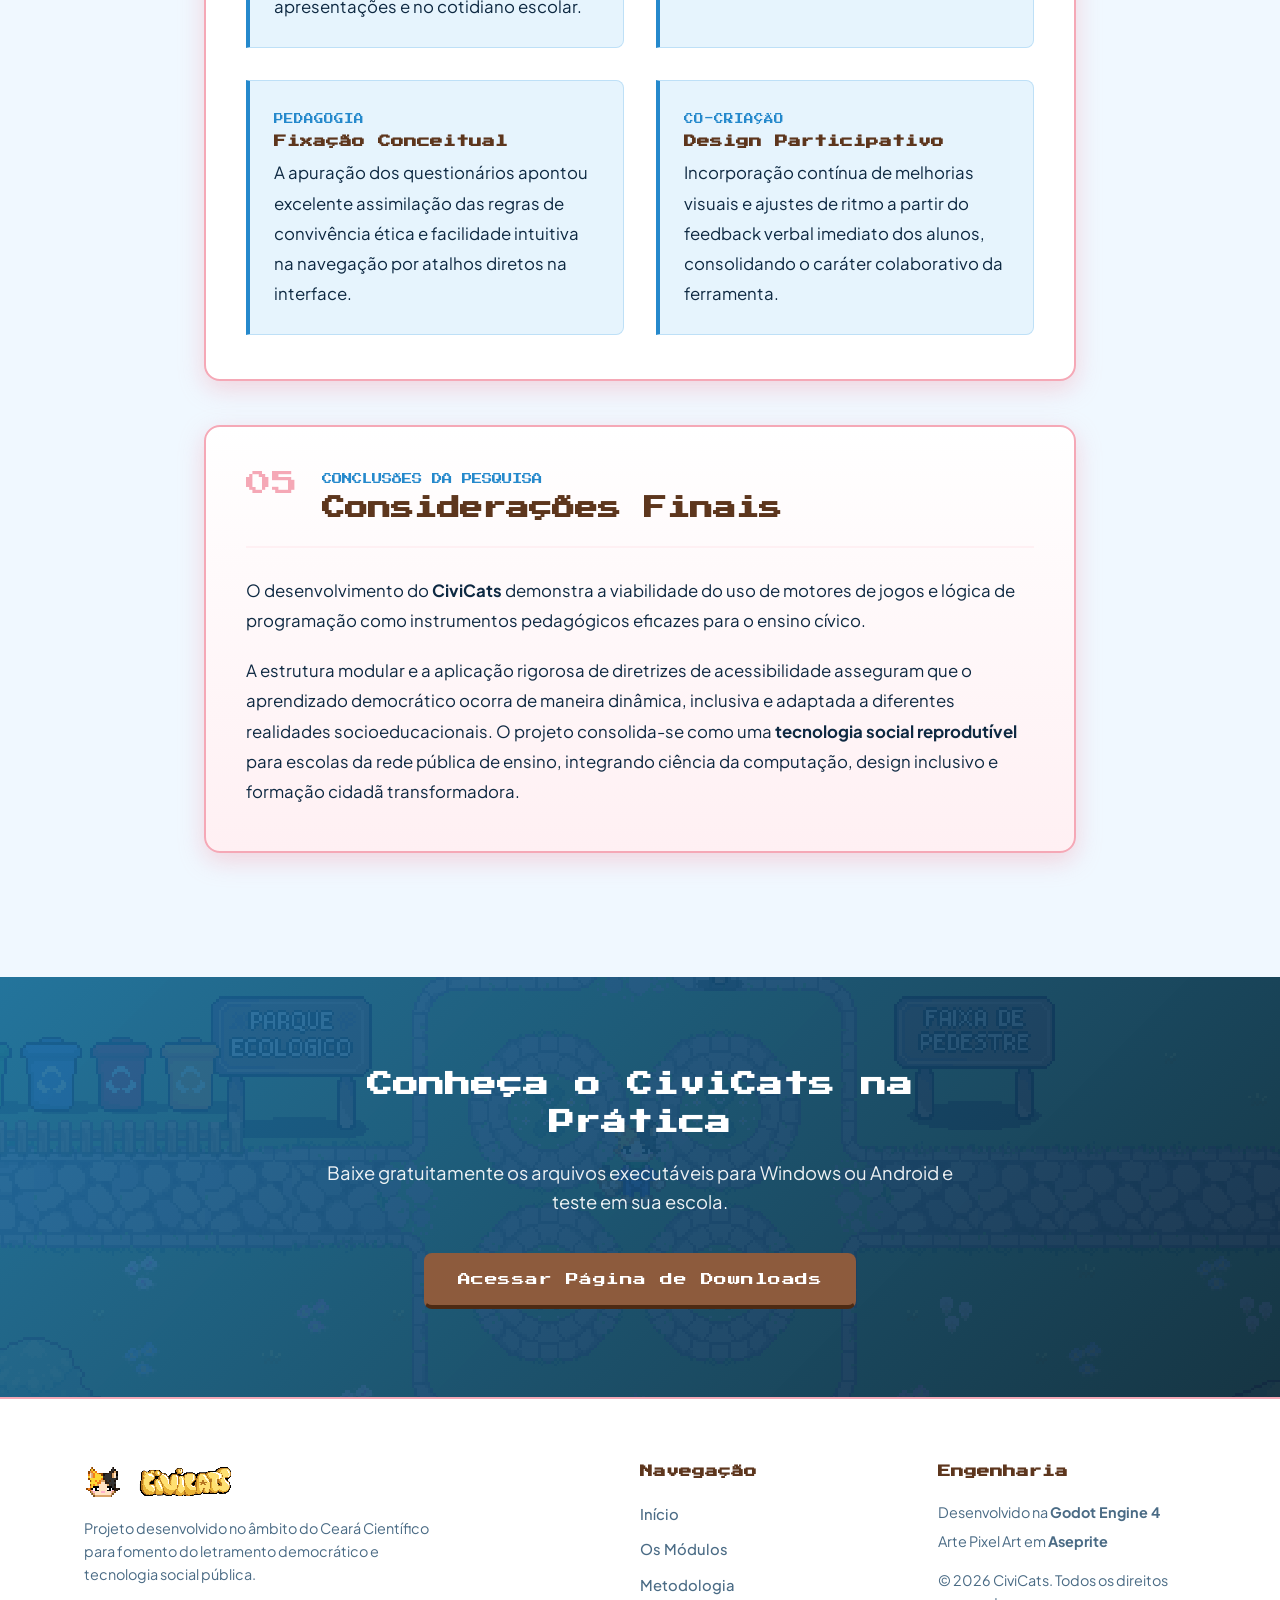
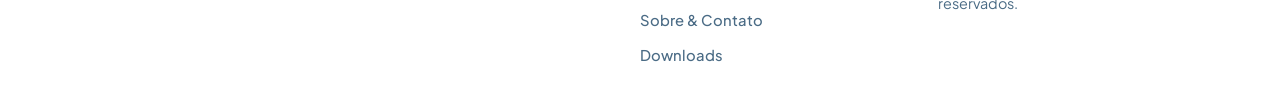
<file: metodologia.html>
<!DOCTYPE html>
<html lang="pt-BR">
<head>
  <meta charset="UTF-8">
  <meta name="viewport" content="width=device-width, initial-scale=1.0">
  <meta name="description" content="Fundamentação teórica, metodologia, acessibilidade, resultados de campo e validação científica do projeto CiviCats para o Ceará Científico.">
  <meta name="theme-color" content="#7ecbf7">

  <title>CiviCats | Metodologia & Pesquisa Científica</title>

  <!-- Favicon -->
  <link rel="icon" type="image/png" href="assets/images/cat-avatar.png">

  <!-- Google Fonts: Press Start 2P + Plus Jakarta Sans -->
  <link rel="preconnect" href="https://fonts.googleapis.com">
  <link rel="preconnect" href="https://fonts.gstatic.com" crossorigin>
  <link href="https://fonts.googleapis.com/css2?family=Plus+Jakarta+Sans:wght@400;500;600;700;800&family=Press+Start+2P&display=swap" rel="stylesheet">

  <!-- Estilos -->
  <link rel="stylesheet" href="css/style.css">
</head>
<body>

  <!-- Acessibilidade: Atalho de Teclado -->
  <a href="#conteudo-principal" class="skip-link">Pular para o conteúdo principal</a>

  <!-- Cabeçalho Institucional -->
  <header class="header">
    <div class="container header-container">
      <a href="index.html" class="brand" aria-label="CiviCats Página Inicial">
        <img src="assets/images/cat-avatar.png" alt="Ícone do Gatinho CiviCats" class="brand-cat-icon">
        <img src="assets/images/logo-civicats.png" alt="CiviCats" class="brand-logo-nav">
      </a>

      <!-- Menu Mobile -->
      <button 
        class="mobile-toggle" 
        id="menu-toggle" 
        aria-label="Abrir menu de navegação" 
        aria-expanded="false" 
        aria-controls="nav-menu"
      >
        <span class="hamburger-bar"></span>
        <span class="hamburger-bar"></span>
        <span class="hamburger-bar"></span>
      </button>

      <!-- Navegação Principal -->
      <nav class="nav" id="nav-menu" aria-label="Navegação do site">
        <ul class="nav-list">
          <li><a href="index.html" class="nav-link">Início</a></li>
          <li><a href="modulos.html" class="nav-link">Os Módulos</a></li>
          <li><a href="metodologia.html" class="nav-link active" aria-current="page">Metodologia</a></li>
          <li><a href="sobre.html" class="nav-link">Sobre & Contato</a></li>
          <li><a href="downloads.html" class="btn btn-wood btn-nav-compact">Baixar</a></li>
        </ul>
      </nav>
    </div>
  </header>

  <main id="conteudo-principal">

    <!-- Cabeçalho da Página -->
    <section class="page-header">
      <div class="container">
        <span class="pixel-badge">Ceará Científico • Documentação Científica</span>
        <h1 class="page-title">Metodologia & Pesquisa</h1>
        <p class="page-subtitle">
          O rigor experimental, a arquitetura de software na Godot 4 e a validação empírica realizada em ambiente escolar público.
        </p>
      </div>
    </section>

    <!-- Resumo dos 4 Passos Metodológicos -->
    <section class="section section-method-steps">
      <div class="container">
        
        <div class="section-header reveal-item">
          <h2 class="section-title">Fluxo Experimental</h2>
          <p class="section-desc">Estrutura metodológica quanti-qualitativa aplicada durante o ciclo de vida do projeto.</p>
        </div>

        <div class="grid grid-4">
          
          <div class="card step-summary-card reveal-item" data-delay="100">
            <span class="step-summary-badge">Etapa 01</span>
            <div class="highlight-icon-box" aria-hidden="true">
              <svg class="icon-svg" viewBox="0 0 24 24" fill="none" stroke="currentColor" stroke-width="2"><path d="M12 19l7-7 3 3-7 7-3-3z"/><path d="M18 13l-1.5-7.5L2 2l3.5 14.5L13 18l5-5z"/><path d="M2 2l7.586 7.586"/><circle cx="11" cy="11" r="2"/></svg>
            </div>
            <h3 class="step-summary-title">Arte & UI</h3>
            <p class="step-summary-desc">Criação autoral em malha 32x32 no Aseprite com paletas acessíveis.</p>
          </div>

          <div class="card step-summary-card reveal-item" data-delay="200">
            <span class="step-summary-badge">Etapa 02</span>
            <div class="highlight-icon-box" aria-hidden="true">
              <svg class="icon-svg" viewBox="0 0 24 24" fill="none" stroke="currentColor" stroke-width="2"><polyline points="16 18 22 12 16 6"/><polyline points="8 6 2 12 8 18"/></svg>
            </div>
            <h3 class="step-summary-title">Engenharia</h3>
            <p class="step-summary-desc">Nós de controle, física e colisores implementados na Godot 4.</p>
          </div>

          <div class="card step-summary-card reveal-item" data-delay="300">
            <span class="step-summary-badge">Etapa 03</span>
            <div class="highlight-icon-box" aria-hidden="true">
              <svg class="icon-svg" viewBox="0 0 24 24" fill="none" stroke="currentColor" stroke-width="2"><path d="M21 16V8a2 2 0 0 0-1-1.73l-7-4a2 2 0 0 0-2 0l-7 4A2 2 0 0 0 3 8v8a2 2 0 0 0 1 1.73l7 4a2 2 0 0 0 2 0l7-4A2 2 0 0 0 21 16z"/></svg>
            </div>
            <h3 class="step-summary-title">Modularidade</h3>
            <p class="step-summary-desc">Divisão independente: Módulo Mirim e Módulo Democracia.</p>
          </div>

          <div class="card step-summary-card reveal-item" data-delay="400">
            <span class="step-summary-badge">Etapa 04</span>
            <div class="highlight-icon-box" aria-hidden="true">
              <svg class="icon-svg" viewBox="0 0 24 24" fill="none" stroke="currentColor" stroke-width="2"><path d="M22 11.08V12a10 10 0 1 1-5.93-9.14"/><polyline points="22 4 12 14.01 9 11.01"/></svg>
            </div>
            <h3 class="step-summary-title">Validação</h3>
            <p class="step-summary-desc">Testes de usabilidade e questionários na E.E.F. Senador Carlos Jereissati.</p>
          </div>

        </div>

      </div>
    </section>

    <!-- Artigo Científico Estruturado -->
    <section class="section section-paper-body">
      <div class="container academic-container">
        
        <!-- 01. INTRODUÇÃO -->
        <article class="paper-section-box reveal-item">
          <div class="paper-section-header">
            <span class="paper-tag-num">01</span>
            <div>
              <span class="paper-eyebrow">Contextualização & Problema</span>
              <h2 class="paper-main-title">Introdução</h2>
            </div>
          </div>

          <div class="paper-text-content">
            <p>
              A compreensão efetiva sobre mecanismos democráticos, direitos e deveres sociais ainda representa um desafio na formação básica de cidadãos, agravada pela carência de ferramentas educativas digitais acessíveis e interativas.
            </p>
            <p>
              Diante desse cenário, o projeto <strong>CiviCats</strong> propõe o desenvolvimento de um jogo digital 2D voltado à simulação de processos democráticos e noções de cidadania para diferentes faixas etárias. Utilizando avatares felinos neutros e mecânicas lúdicas em pixel art, o software busca desmistificar conceitos cívicos fundamentais — desde regras de convivência social e ambiental na infância até sistemas de votação, plebiscitos e júri popular para jovens e adultos —, garantindo recursos práticos de acessibilidade digital.
            </p>
          </div>
        </article>

        <!-- 02. METODOLOGIA DETALHADA -->
        <article class="paper-section-box reveal-item">
          <div class="paper-section-header">
            <span class="paper-tag-num">02</span>
            <div>
              <span class="paper-eyebrow">Abordagem Quanti-Qualitativa & Experimental</span>
              <h2 class="paper-main-title">Metodologia de Desenvolvimento</h2>
            </div>
          </div>

          <div class="paper-text-content">
            <p>
              A pesquisa adotou uma metodologia de base tecnológica, dividida em quatro etapas interdependentes e contínuas:
            </p>

            <div class="grid grid-2 sub-paper-grid">
              
              <div class="card sub-method-card">
                <div class="sub-method-header">
                  <span class="sub-method-icon" aria-hidden="true">🎨</span>
                  <h3 class="sub-method-title">Concepção Artística & Interface</h3>
                </div>
                <p class="card-text">
                  Criação autoral de todos os sprites, cenários em malha 32x32 pixels e interfaces gráficas construídas no software <strong>Aseprite</strong>. Foi priorizada uma paleta em tons pastéis acessíveis com testes de contraste visual de acordo com as diretrizes WCAG AA.
                </p>
              </div>

              <div class="card sub-method-card">
                <div class="sub-method-header">
                  <span class="sub-method-icon" aria-hidden="true">⚙️</span>
                  <h3 class="sub-method-title">Desenvolvimento & Programação</h3>
                </div>
                <p class="card-text">
                  Implementação no motor <strong>Godot Engine 4</strong>, utilizando GDScript estruturado. A arquitetura fez uso intensivo de nós de interface (<em>Control</em>), colisores de eventos (<em>Area2D</em>) e manipulação dinâmica de camadas de mapa (<em>TileMapLayers</em>).
                </p>
              </div>

              <div class="card sub-method-card">
                <div class="sub-method-header">
                  <span class="sub-method-icon" aria-hidden="true">🧩</span>
                  <h3 class="sub-method-title">Arquitetura Modular</h3>
                </div>
                <p class="card-text">
                  Segmentação da aplicação em dois eixos independentes: o <strong>Módulo Cidadão Mirim</strong> (focado em microcidadania e convívio escolar) e o <strong>Módulo Democracia</strong> (focado em processos institucionais, plebiscitos, júri simulado e eleições).
                </p>
              </div>

              <div class="card sub-method-card">
                <div class="sub-method-header">
                  <span class="sub-method-icon" aria-hidden="true">🏫</span>
                  <h3 class="sub-method-title">Validação de Campo</h3>
                </div>
                <p class="card-text">
                  Aplicação prática de testes de usabilidade e coleta de dados através de questionários estruturados com estudantes do 4º ano do Ensino Fundamental na <strong>E.E.F. Senador Carlos Jereissati</strong>.
                </p>
              </div>

            </div>
          </div>
        </article>

        <!-- 03. ACESSIBILIDADE & DESIGN INCLUSIVO -->
        <article class="paper-section-box reveal-item">
          <div class="paper-section-header">
            <span class="paper-tag-num">03</span>
            <div>
              <span class="paper-eyebrow">Engenharia Inclusiva</span>
              <h2 class="paper-main-title">Recursos de Acessibilidade & Inclusão</h2>
            </div>
          </div>

          <div class="paper-text-content">
            <p>
              Para assegurar que o aprendizado cívico seja universal e livre de barreiras cognitivas ou motoras, foram implementadas diretrizes essenciais de acessibilidade:
            </p>

            <ul class="paper-check-list">
              <li>
                <strong>Feedback Auditivo Padronizado:</strong> Respostas sonoras claras para ações de confirmação, avanço de diálogos, erros e sucesso nas decisões cívicas.
              </li>
              <li>
                <strong>Navegação Facilitada por Atalhos:</strong> Menus e botões configurados para controle direto tanto via teclado/mouse no PC quanto por toques responsivos no Android.
              </li>
              <li>
                <strong>Contraste Visual e Tipografia Escalonada:</strong> Caixas de texto com fundo delimitado e fontes com proporções de leitura confortáveis para ambientes de sala de aula com iluminação variável.
              </li>
              <li>
                <strong>Avatares Felinos Neutros:</strong> Uso de personagens felinos sem viés de gênero, etnia ou julgamento estético, gerando identificação imediata e acolhimento para qualquer criança ou jovem.
              </li>
            </ul>
          </div>
        </article>

        <!-- 04. RESULTADOS -->
        <article class="paper-section-box reveal-item">
          <div class="paper-section-header">
            <span class="paper-tag-num">04</span>
            <div>
              <span class="paper-eyebrow">Dados Coletados & Avaliação</span>
              <h2 class="paper-main-title">Resultados Obtidos</h2>
            </div>
          </div>

          <div class="paper-text-content">
            <div class="grid grid-2">
              
              <div class="result-metric-card">
                <span class="result-category-tag">Desempenho</span>
                <h3 class="result-card-title">Funcionalidade do Software</h3>
                <p class="result-card-desc">
                  Execução estável em aplicação local autônoma (<em>standalone .exe</em> e <em>.apk</em>), viabilizando acesso pleno sem dependência de internet durante apresentações e no cotidiano escolar.
                </p>
              </div>

              <div class="result-metric-card">
                <span class="result-category-tag">Engajamento</span>
                <h3 class="result-card-title">Validação do Módulo Mirim</h3>
                <p class="result-card-desc">
                  Alto índice de envolvimento e participação voluntária entre os estudantes do 4º ano nos minigames de travessia segura, organização de fila e descarte na coleta seletiva.
                </p>
              </div>

              <div class="result-metric-card">
                <span class="result-category-tag">Pedagogia</span>
                <h3 class="result-card-title">Fixação Conceitual</h3>
                <p class="result-card-desc">
                  A apuração dos questionários apontou excelente assimilação das regras de convivência ética e facilidade intuitiva na navegação por atalhos diretos na interface.
                </p>
              </div>

              <div class="result-metric-card">
                <span class="result-category-tag">Co-criação</span>
                <h3 class="result-card-title">Design Participativo</h3>
                <p class="result-card-desc">
                  Incorporação contínua de melhorias visuais e ajustes de ritmo a partir do feedback verbal imediato dos alunos, consolidando o caráter colaborativo da ferramenta.
                </p>
              </div>

            </div>
          </div>
        </article>

        <!-- 05. CONSIDERAÇÕES FINAIS -->
        <article class="paper-section-box paper-final-box reveal-item">
          <div class="paper-section-header">
            <span class="paper-tag-num">05</span>
            <div>
              <span class="paper-eyebrow">Conclusões da Pesquisa</span>
              <h2 class="paper-main-title">Considerações Finais</h2>
            </div>
          </div>

          <div class="paper-text-content">
            <p>
              O desenvolvimento do <strong>CiviCats</strong> demonstra a viabilidade do uso de motores de jogos e lógica de programação como instrumentos pedagógicos eficazes para o ensino cívico.
            </p>
            <p>
              A estrutura modular e a aplicação rigorosa de diretrizes de acessibilidade asseguram que o aprendizado democrático ocorra de maneira dinâmica, inclusiva e adaptada a diferentes realidades socioeducacionais. O projeto consolida-se como uma <strong>tecnologia social reprodutível</strong> para escolas da rede pública de ensino, integrando ciência da computação, design inclusivo e formação cidadã transformadora.
            </p>
          </div>
        </article>

      </div>
    </section>

    <!-- Banner de Download -->
    <section class="cta-banner reveal-item">
      <div class="container cta-banner-container">
        <h2 class="cta-banner-title">Conheça o CiviCats na Prática</h2>
        <p class="cta-banner-desc">Baixe gratuitamente os arquivos executáveis para Windows ou Android e teste em sua escola.</p>
        <a href="downloads.html" class="btn btn-wood btn-lg">
          Acessar Página de Downloads
        </a>
      </div>
    </section>

  </main>

  <!-- Rodapé Institucional -->
  <footer class="footer">
    <div class="container footer-grid">
      <div class="footer-info">
        <div class="brand">
          <img src="assets/images/cat-avatar.png" alt="Ícone do Gatinho" class="brand-cat-icon">
          <img src="assets/images/logo-civicats.png" alt="CiviCats" class="brand-logo-nav">
        </div>
        <p class="footer-desc">Projeto desenvolvido no âmbito do Ceará Científico para fomento do letramento democrático e tecnologia social pública.</p>
      </div>

      <div class="footer-links">
        <h3 class="footer-heading">Navegação</h3>
        <ul>
          <li><a href="index.html">Início</a></li>
          <li><a href="modulos.html">Os Módulos</a></li>
          <li><a href="metodologia.html">Metodologia</a></li>
          <li><a href="sobre.html">Sobre & Contato</a></li>
          <li><a href="downloads.html">Downloads</a></li>
        </ul>
      </div>

      <div class="footer-legal">
        <h3 class="footer-heading">Engenharia</h3>
        <p>Desenvolvido na <strong>Godot Engine 4</strong></p>
        <p>Arte Pixel Art em <strong>Aseprite</strong></p>
        <p class="footer-copy">&copy; 2026 CiviCats. Todos os direitos reservados.</p>
      </div>
    </div>
  </footer>

  <script src="js/main.js"></script>
</body>
</html>
</file>
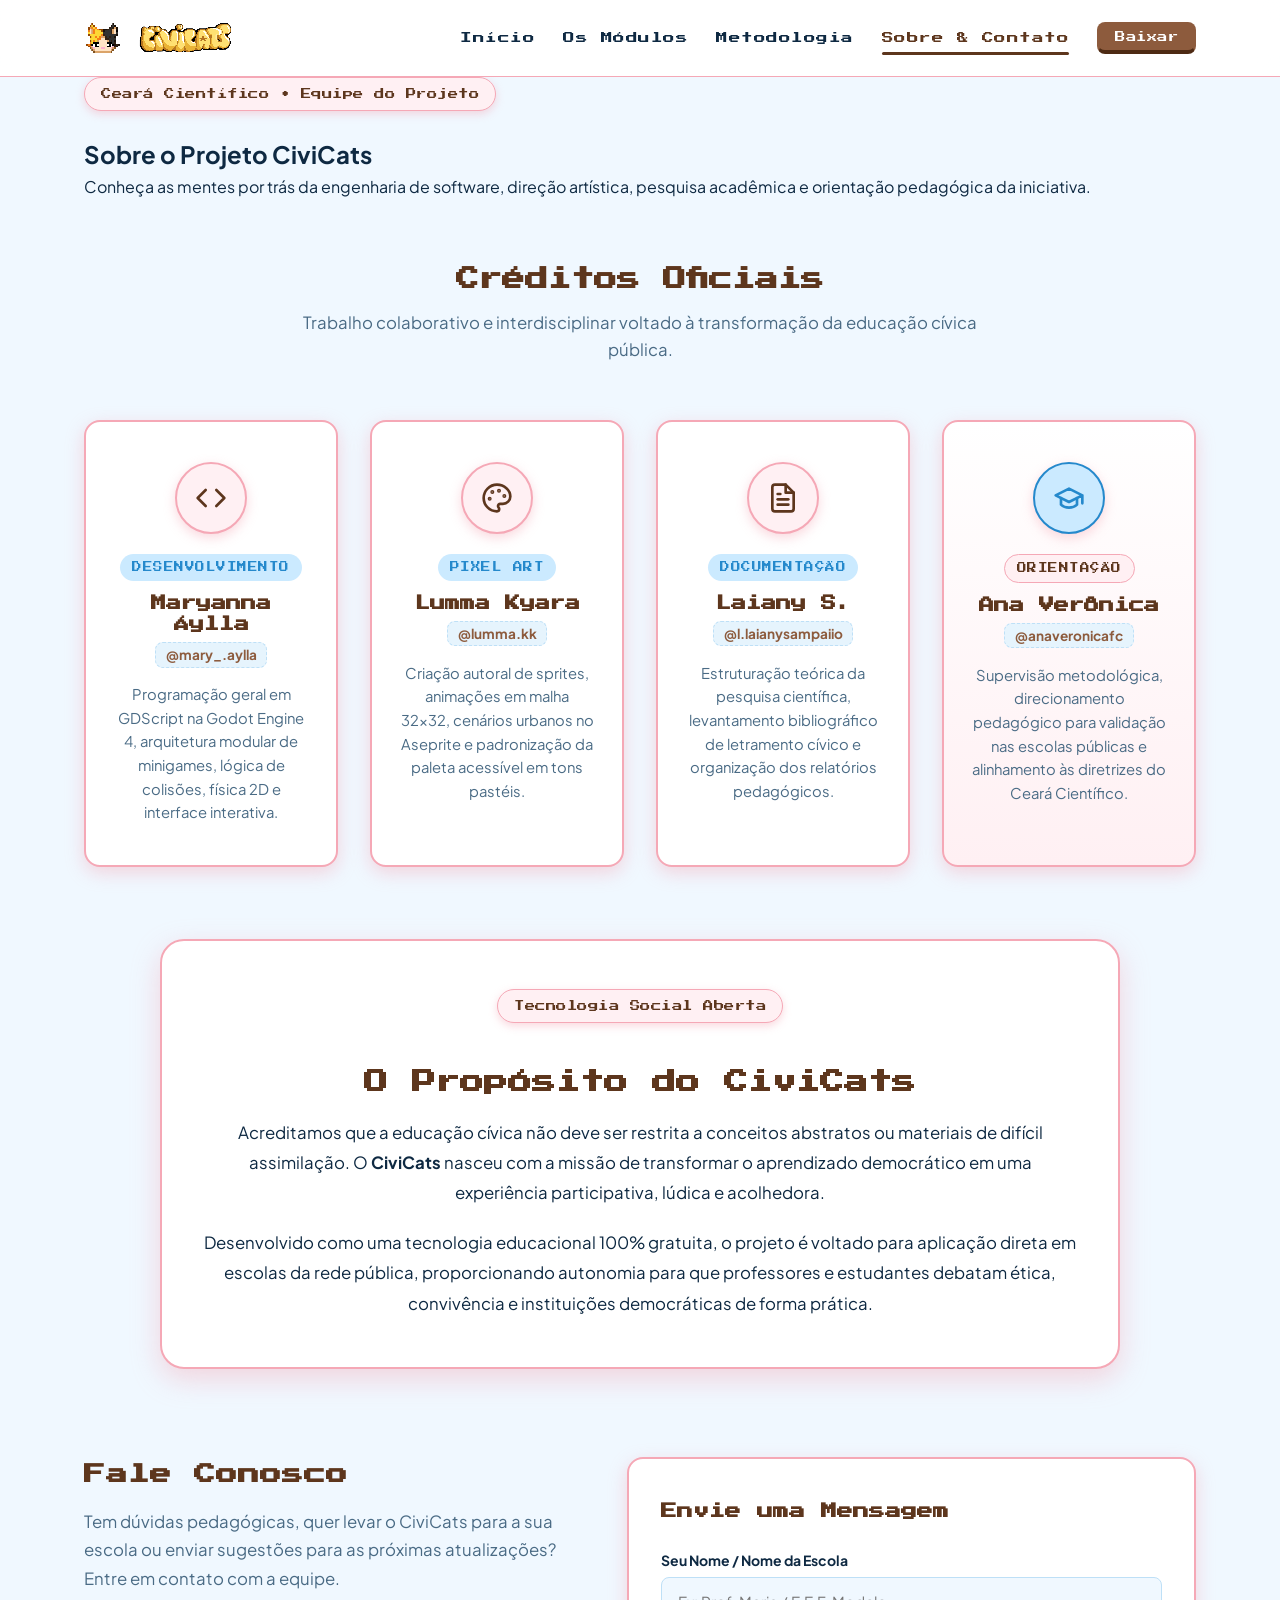
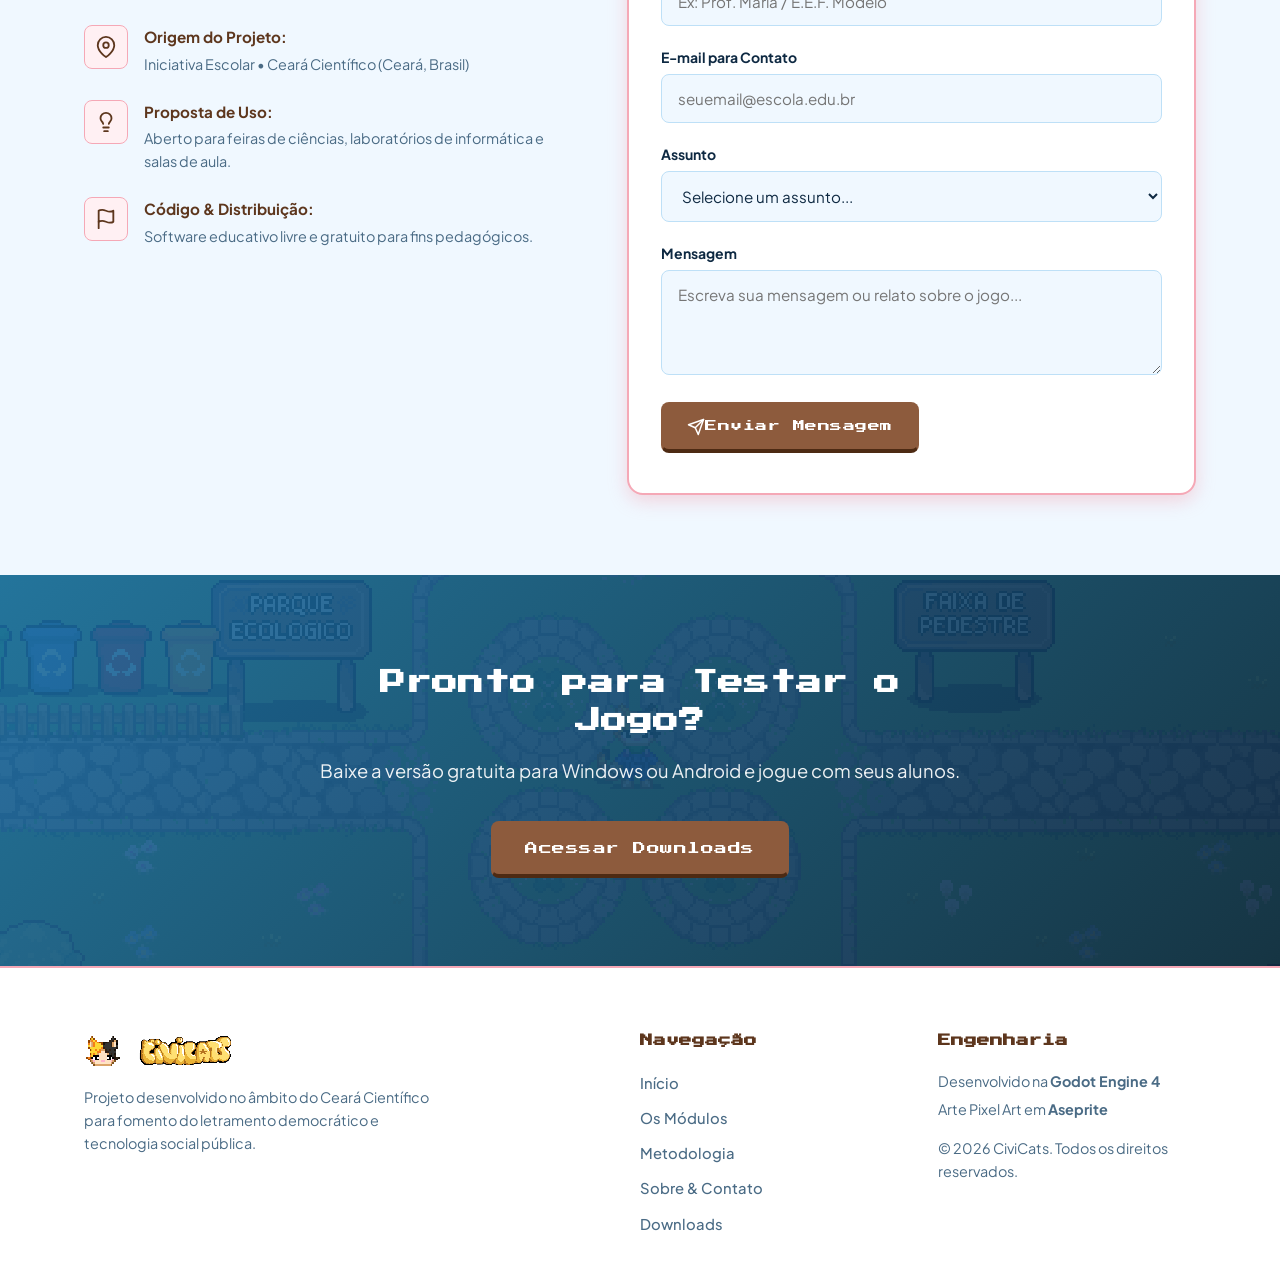
<file: sobre.html>
<!DOCTYPE html>
<html lang="pt-BR">
<head>
  <meta charset="UTF-8">
  <meta name="viewport" content="width=device-width, initial-scale=1.0">
  <meta name="description" content="Conheça a equipe por trás do projeto CiviCats: desenvolvimento, arte, documentação e coordenação pedagógica para o Ceará Científico.">
  <meta name="theme-color" content="#7ecbf7">

  <title>CiviCats | Sobre Nós & Equipe</title>

  <!-- Favicon -->
  <link rel="icon" type="image/png" href="assets/images/cat-avatar.png">

  <!-- Google Fonts: Press Start 2P + Plus Jakarta Sans -->
  <link rel="preconnect" href="https://fonts.googleapis.com">
  <link rel="preconnect" href="https://fonts.gstatic.com" crossorigin>
  <link href="https://fonts.googleapis.com/css2?family=Plus+Jakarta+Sans:wght@400;500;600;700;800&family=Press+Start+2P&display=swap" rel="stylesheet">

  <!-- Estilos -->
  <link rel="stylesheet" href="css/style.css">
</head>
<body>

  <!-- Acessibilidade -->
  <a href="#conteudo-principal" class="skip-link">Pular para o conteúdo principal</a>

  <!-- Cabeçalho -->
  <header class="header">
    <div class="container header-container">
      <a href="index.html" class="brand" aria-label="CiviCats Página Inicial">
        <img src="assets/images/cat-avatar.png" alt="Ícone do Gatinho CiviCats" class="brand-cat-icon">
        <img src="assets/images/logo-civicats.png" alt="CiviCats" class="brand-logo-nav">
      </a>

      <button 
        class="mobile-toggle" 
        id="menu-toggle" 
        aria-label="Abrir menu de navegação" 
        aria-expanded="false" 
        aria-controls="nav-menu"
      >
        <span class="hamburger-bar"></span>
        <span class="hamburger-bar"></span>
        <span class="hamburger-bar"></span>
      </button>

      <nav class="nav" id="nav-menu" aria-label="Navegação do site">
        <ul class="nav-list">
          <li><a href="index.html" class="nav-link">Início</a></li>
          <li><a href="modulos.html" class="nav-link">Os Módulos</a></li>
          <li><a href="metodologia.html" class="nav-link">Metodologia</a></li>
          <li><a href="sobre.html" class="nav-link active" aria-current="page">Sobre & Contato</a></li>
          <li><a href="downloads.html" class="btn btn-wood btn-nav-compact">Baixar</a></li>
        </ul>
      </nav>
    </div>
  </header>

  <main id="conteudo-principal">

    <!-- Cabeçalho da Página -->
    <section class="page-header">
      <div class="container">
        <span class="pixel-badge">Ceará Científico • Equipe do Projeto</span>
        <h1 class="page-title">Sobre o Projeto CiviCats</h1>
        <p class="page-subtitle">
          Conheça as mentes por trás da engenharia de software, direção artística, pesquisa acadêmica e orientação pedagógica da iniciativa.
        </p>
      </div>
    </section>

    <!-- Seção de Créditos & Equipe -->
    <section class="section section-team">
      <div class="container">
        
        <div class="section-header reveal-item">
          <h2 class="section-title">Créditos Oficiais</h2>
          <p class="section-desc">Trabalho colaborativo e interdisciplinar voltado à transformação da educação cívica pública.</p>
        </div>

        <div class="grid grid-team">

          <!-- 1. Desenvolvimento -->
          <article class="card team-card reveal-item" data-delay="100">
            <div class="team-avatar-box">
              <svg class="team-svg-icon" viewBox="0 0 24 24" fill="none" stroke="currentColor" stroke-width="2" stroke-linecap="round" stroke-linejoin="round" aria-hidden="true">
                <polyline points="16 18 22 12 16 6"/>
                <polyline points="8 6 2 12 8 18"/>
              </svg>
            </div>
            <span class="team-role-tag">Desenvolvimento</span>
            <h3 class="team-name">Maryanna Áylla</h3>
            <p class="team-handle">
              <a href="https://instagram.com/mary_.aylla" target="_blank" rel="noopener noreferrer" class="social-tag">
                @mary_.aylla
              </a>
            </p>
            <p class="team-desc">
              Programação geral em GDScript na Godot Engine 4, arquitetura modular de minigames, lógica de colisões, física 2D e interface interativa.
            </p>
          </article>

          <!-- 2. Pixel Art -->
          <article class="card team-card reveal-item" data-delay="200">
            <div class="team-avatar-box">
              <svg class="team-svg-icon" viewBox="0 0 24 24" fill="none" stroke="currentColor" stroke-width="2" stroke-linecap="round" stroke-linejoin="round" aria-hidden="true">
                <circle cx="13.5" cy="6.5" r=".5" fill="currentColor"/>
                <circle cx="17.5" cy="10.5" r=".5" fill="currentColor"/>
                <circle cx="8.5" cy="7.5" r=".5" fill="currentColor"/>
                <circle cx="6.5" cy="12.5" r=".5" fill="currentColor"/>
                <path d="M12 2C6.5 2 2 6.5 2 12s4.5 10 10 10c.926 0 1.648-.746 1.648-1.688 0-.437-.18-.835-.437-1.125-.29-.289-.438-.652-.438-1.125a1.64 1.64 0 0 1 1.668-1.668h1.996c3.051 0 5.555-2.503 5.555-5.554C21.965 6.012 17.461 2 12 2z"/>
              </svg>
            </div>
            <span class="team-role-tag">Pixel Art</span>
            <h3 class="team-name">Lumma Kyara</h3>
            <p class="team-handle">
              <a href="https://instagram.com/lumma.kk" target="_blank" rel="noopener noreferrer" class="social-tag">
                @lumma.kk
              </a>
            </p>
            <p class="team-desc">
              Criação autoral de sprites, animações em malha 32x32, cenários urbanos no Aseprite e padronização da paleta acessível em tons pastéis.
            </p>
          </article>

          <!-- 3. Documentação -->
          <article class="card team-card reveal-item" data-delay="300">
            <div class="team-avatar-box">
              <svg class="team-svg-icon" viewBox="0 0 24 24" fill="none" stroke="currentColor" stroke-width="2" stroke-linecap="round" stroke-linejoin="round" aria-hidden="true">
                <path d="M14 2H6a2 2 0 0 0-2 2v16a2 2 0 0 0 2 2h12a2 2 0 0 0 2-2V8z"/>
                <polyline points="14 2 14 8 20 8"/>
                <line x1="16" y1="13" x2="8" y2="13"/>
                <line x1="16" y1="17" x2="8" y2="17"/>
                <polyline points="10 9 9 9 8 9"/>
              </svg>
            </div>
            <span class="team-role-tag">Documentação</span>
            <h3 class="team-name">Laiany S.</h3>
            <p class="team-handle">
              <a href="https://instagram.com/l.laianysampaiio" target="_blank" rel="noopener noreferrer" class="social-tag">
                @l.laianysampaiio
              </a>
            </p>
            <p class="team-desc">
              Estruturação teórica da pesquisa científica, levantamento bibliográfico de letramento cívico e organização dos relatórios pedagógicos.
            </p>
          </article>

          <!-- 4. Orientação -->
          <article class="card team-card team-card-coord reveal-item" data-delay="400">
            <div class="team-avatar-box avatar-coord">
              <svg class="team-svg-icon" viewBox="0 0 24 24" fill="none" stroke="currentColor" stroke-width="2" stroke-linecap="round" stroke-linejoin="round" aria-hidden="true">
                <path d="M22 10v6M2 10l10-5 10 5-10 5z"/>
                <path d="M6 12v5c3 3 9 3 12 0v-5"/>
              </svg>
            </div>
            <span class="team-role-tag tag-coord">Orientação</span>
            <h3 class="team-name">Ana Verônica</h3>
            <p class="team-handle">
              <a href="https://instagram.com/anaveronicafc" target="_blank" rel="noopener noreferrer" class="social-tag">
                @anaveronicafc
              </a>
            </p>
            <p class="team-desc">
              Supervisão metodológica, direcionamento pedagógico para validação nas escolas públicas e alinhamento às diretrizes do Ceará Científico.
            </p>
          </article>

        </div>

      </div>
    </section>

    <!-- Seção de Missão -->
    <section class="section section-mission">
      <div class="container">
        <div class="mission-box reveal-item">
          <div class="mission-content">
            <span class="pixel-badge">Tecnologia Social Aberta</span>
            <h2 class="mission-title">O Propósito do CiviCats</h2>
            <p>
              Acreditamos que a educação cívica não deve ser restrita a conceitos abstratos ou materiais de difícil assimilação. O <strong>CiviCats</strong> nasceu com a missão de transformar o aprendizado democrático em uma experiência participativa, lúdica e acolhedora.
            </p>
            <p>
              Desenvolvido como uma tecnologia educacional 100% gratuita, o projeto é voltado para aplicação direta em escolas da rede pública, proporcionando autonomia para que professores e estudantes debatam ética, convivência e instituições democráticas de forma prática.
            </p>
          </div>
        </div>
      </div>
    </section>

    <!-- Seção de Contato & Feedback -->
    <section class="section section-contact">
      <div class="container">
        
        <div class="contact-grid">
          
          <!-- Informações de Contato -->
          <div class="contact-info-panel reveal-item" data-delay="100">
            <h2 class="contact-panel-title">Fale Conosco</h2>
            <p class="contact-panel-desc">
              Tem dúvidas pedagógicas, quer levar o CiviCats para a sua escola ou enviar sugestões para as próximas atualizações? Entre em contato com a equipe.
            </p>

            <div class="contact-detail-list">
              <div class="contact-item">
                <div class="contact-icon-box" aria-hidden="true">
                  <svg class="contact-svg-icon" viewBox="0 0 24 24" fill="none" stroke="currentColor" stroke-width="2" stroke-linecap="round" stroke-linejoin="round">
                    <path d="M21 10c0 7-9 13-9 13s-9-6-9-13a9 9 0 0 1 18 0z"/>
                    <circle cx="12" cy="10" r="3"/>
                  </svg>
                </div>
                <div>
                  <strong>Origem do Projeto:</strong>
                  <p>Iniciativa Escolar • Ceará Científico (Ceará, Brasil)</p>
                </div>
              </div>

              <div class="contact-item">
                <div class="contact-icon-box" aria-hidden="true">
                  <svg class="contact-svg-icon" viewBox="0 0 24 24" fill="none" stroke="currentColor" stroke-width="2" stroke-linecap="round" stroke-linejoin="round">
                    <line x1="9" y1="18" x2="15" y2="18"/>
                    <line x1="10" y1="22" x2="14" y2="22"/>
                    <path d="M15.09 14c.18-.98.65-1.74 1.41-2.5A4.65 4.65 0 0 0 18 8 6 6 0 0 0 6 8c0 1 .23 2.23 1.5 3.5A4.61 4.61 0 0 1 8.91 14"/>
                  </svg>
                </div>
                <div>
                  <strong>Proposta de Uso:</strong>
                  <p>Aberto para feiras de ciências, laboratórios de informática e salas de aula.</p>
                </div>
              </div>

              <div class="contact-item">
                <div class="contact-icon-box" aria-hidden="true">
                  <svg class="contact-svg-icon" viewBox="0 0 24 24" fill="none" stroke="currentColor" stroke-width="2" stroke-linecap="round" stroke-linejoin="round">
                    <path d="M4 15s1-1 4-1 5 2 8 2 4-1 4-1V3s-1 1-4 1-5-2-8-2-4 1-4 1z"/>
                    <line x1="4" y1="22" x2="4" y2="15"/>
                  </svg>
                </div>
                <div>
                  <strong>Código & Distribuição:</strong>
                  <p>Software educativo livre e gratuito para fins pedagógicos.</p>
                </div>
              </div>
            </div>
          </div>

          <!-- Formulário Acessível -->
          <div class="card contact-form-card reveal-item" data-delay="200">
            <h3 class="form-title">Envie uma Mensagem</h3>
            
            <form id="contact-form" class="contact-form" novalidate>
              
              <div class="form-group">
                <label for="form-name" class="form-label">Seu Nome / Nome da Escola</label>
                <input 
                  type="text" 
                  id="form-name" 
                  name="name" 
                  class="form-input" 
                  placeholder="Ex: Prof. Maria / E.E.F. Modelo" 
                  required
                >
                <span class="form-error-msg" id="name-error">Por favor, informe seu nome.</span>
              </div>

              <div class="form-group">
                <label for="form-email" class="form-label">E-mail para Contato</label>
                <input 
                  type="email" 
                  id="form-email" 
                  name="email" 
                  class="form-input" 
                  placeholder="seuemail@escola.edu.br" 
                  required
                >
                <span class="form-error-msg" id="email-error">Por favor, insira um e-mail válido.</span>
              </div>

              <div class="form-group">
                <label for="form-subject" class="form-label">Assunto</label>
                <select id="form-subject" name="subject" class="form-input form-select" required>
                  <option value="" disabled selected>Selecione um assunto...</option>
                  <option value="pedagogico">Uso Pedagógico em Sala de Aula</option>
                  <option value="duvidas">Dúvidas sobre os Minigames / Builds</option>
                  <option value="feedback">Feedback e Sugestões de Melhoria</option>
                  <option value="parcerias">Apresentações em Feiras Científicas</option>
                </select>
                <span class="form-error-msg" id="subject-error">Por favor, escolha um assunto.</span>
              </div>

              <div class="form-group">
                <label for="form-message" class="form-label">Mensagem</label>
                <textarea 
                  id="form-message" 
                  name="message" 
                  rows="4" 
                  class="form-input form-textarea" 
                  placeholder="Escreva sua mensagem ou relato sobre o jogo..." 
                  required
                ></textarea>
                <span class="form-error-msg" id="message-error">A mensagem não pode ficar vazia.</span>
              </div>

              <button type="submit" class="btn btn-wood btn-block" id="form-submit-btn">
                <svg class="btn-icon-svg" viewBox="0 0 24 24" fill="none" stroke="currentColor" stroke-width="2" stroke-linecap="round" stroke-linejoin="round" aria-hidden="true">
                  <line x1="22" y1="2" x2="11" y2="13"/>
                  <polygon points="22 2 15 22 11 13 2 9 22 2"/>
                </svg>
                <span>Enviar Mensagem</span>
              </button>

              <div class="form-success-banner" id="form-success" role="alert" aria-live="polite">
                <svg class="success-icon-svg" viewBox="0 0 24 24" fill="none" stroke="currentColor" stroke-width="2" stroke-linecap="round" stroke-linejoin="round" aria-hidden="true">
                  <path d="M22 11.08V12a10 10 0 1 1-5.93-9.14"/>
                  <polyline points="22 4 12 14.01 9 11.01"/>
                </svg>
                <span>Mensagem enviada com sucesso! Agradecemos o contato.</span>
              </div>

            </form>
          </div>

        </div>

      </div>
    </section>

    <!-- Banner de Download -->
    <section class="cta-banner reveal-item">
      <div class="container cta-banner-container">
        <h2 class="cta-banner-title">Pronto para Testar o Jogo?</h2>
        <p class="cta-banner-desc">Baixe a versão gratuita para Windows ou Android e jogue com seus alunos.</p>
        <a href="downloads.html" class="btn btn-wood btn-lg">
          Acessar Downloads
        </a>
      </div>
    </section>

  </main>

  <!-- Rodapé Institucional -->
  <footer class="footer">
    <div class="container footer-grid">
      <div class="footer-info">
        <div class="brand">
          <img src="assets/images/cat-avatar.png" alt="Ícone do Gatinho" class="brand-cat-icon">
          <img src="assets/images/logo-civicats.png" alt="CiviCats" class="brand-logo-nav">
        </div>
        <p class="footer-desc">Projeto desenvolvido no âmbito do Ceará Científico para fomento do letramento democrático e tecnologia social pública.</p>
      </div>

      <div class="footer-links">
        <h3 class="footer-heading">Navegação</h3>
        <ul>
          <li><a href="index.html">Início</a></li>
          <li><a href="modulos.html">Os Módulos</a></li>
          <li><a href="metodologia.html">Metodologia</a></li>
          <li><a href="sobre.html">Sobre & Contato</a></li>
          <li><a href="downloads.html">Downloads</a></li>
        </ul>
      </div>

      <div class="footer-legal">
        <h3 class="footer-heading">Engenharia</h3>
        <p>Desenvolvido na <strong>Godot Engine 4</strong></p>
        <p>Arte Pixel Art em <strong>Aseprite</strong></p>
        <p class="footer-copy">&copy; 2026 CiviCats. Todos os direitos reservados.</p>
      </div>
    </div>
  </footer>

  <script src="js/main.js"></script>
</body>
</html>
</file>
<file: css/style.css>
/* ==========================================================================
   1. DESIGN TOKENS (Céu Pastel, Madeira & Rosa Sakura das Cerejeiras)
   ========================================================================== */
:root {
  /* Tons Principais de Azul Pastel (Céu) */
  --sky-blue-deep: #2589cc;
  --sky-blue-hover: #1b6da4;
  --sky-blue-pastel: #7ecbf7;
  --sky-blue-soft: #cbeaff;
  --sky-blue-lightest: #f0f8ff;

  /* Tons Amadeirados para Títulos e Botões */
  --title-brown: #5d361d;         /* Marrom escuro para títulos e legibilidade */
  --accent-wood: #8d5b3d;         /* Madeira clássica dos botões */
  --accent-wood-hover: #73482d;   
  --accent-wood-shadow: #4d2a13;
  --accent-yellow: #fbd869;

  /* Paleta Rosa Pastel (Árvores Cerejeiras da Tela Inicial) */
  --sakura-pink: #f9c2cb;         /* Tom principal da copa da árvore */
  --sakura-pink-border: #f5a8b6;  /* Borda rosada com definição */
  --sakura-pink-soft: #fff0f3;    /* Fundo ultra-suave para tags e caixas */
  --sakura-pink-shadow: rgba(245, 168, 182, 0.45); /* Brilho/sombra rosa suave */

  /* Tags de Categoria */
  --accent-green-tag: #dcfce7;
  --accent-green-text: #15803d;

  /* Superfícies e Textos */
  --bg-main: var(--sky-blue-lightest);
  --bg-surface: #ffffff;
  --bg-surface-alt: #e6f4fd;

  --text-main: #0e2942;
  --text-muted: #4a6b85;
  --border-color: #bee0f7;

  /* Dimensões e Efeitos */
  --radius-sm: 8px;
  --radius-md: 16px;
  --radius-lg: 24px;
  --transition: 0.25s cubic-bezier(0.4, 0, 0.2, 1);

  /* Fontes */
  --font-text: 'Plus Jakarta Sans', system-ui, -apple-system, sans-serif;
  --font-pixel: 'Press Start 2P', monospace;
}

*, *::before, *::after {
  box-sizing: border-box;
  margin: 0;
  padding: 0;
}

html {
  scroll-behavior: smooth;
}

body {
  font-family: var(--font-text);
  background-color: var(--bg-main);
  color: var(--text-main);
  line-height: 1.6;
  -webkit-font-smoothing: antialiased;
  display: flex;
  flex-direction: column;
  min-height: 100vh;
}

main {
  flex: 1;
}

/* ==========================================================================
   2. ACESSIBILIDADE E BADGES
   ========================================================================== */
.skip-link {
  position: absolute;
  top: -100px;
  left: 1rem;
  background: var(--title-brown);
  color: #ffffff;
  padding: 0.75rem 1.25rem;
  border-radius: var(--radius-sm);
  font-family: var(--font-pixel);
  font-size: 0.7rem;
  z-index: 1000;
  transition: top var(--transition);
  text-decoration: none;
}

.skip-link:focus {
  top: 1rem;
}

:focus-visible {
  outline: 3px solid var(--sakura-pink-border);
  outline-offset: 3px;
}

.container {
  width: 100%;
  max-width: 1160px;
  margin-inline: auto;
  padding-inline: 1.5rem;
}

/* Badge do Ceará Científico em Rosa Pastel das Cerejeiras */
.pixel-badge {
  display: inline-block;
  font-family: var(--font-pixel);
  font-size: 0.65rem;
  line-height: 1.4;
  padding: 0.55rem 1rem;
  background-color: var(--sakura-pink-soft);
  color: var(--title-brown);
  border: 1.5px solid var(--sakura-pink-border);
  box-shadow: 0 3px 8px var(--sakura-pink-shadow);
  border-radius: 9999px;
  margin-bottom: 1.5rem;
  letter-spacing: 0.5px;
}

/* ==========================================================================
   3. CABEÇALHO E NAVEGAÇÃO
   ========================================================================== */
.header {
  position: sticky;
  top: 0;
  background-color: rgba(255, 255, 255, 0.94);
  backdrop-filter: blur(12px);
  border-bottom: 1.5px solid var(--sakura-pink-border);
  z-index: 100;
}

.header-container {
  display: flex;
  align-items: center;
  justify-content: space-between;
  height: 4.75rem;
}

.brand {
  display: flex;
  align-items: center;
  gap: 0.75rem;
  text-decoration: none;
}

.brand-cat-icon {
  width: 38px;
  height: 38px;
  object-fit: contain;
  image-rendering: pixelated;
  transition: transform var(--transition);
}

.brand:hover .brand-cat-icon {
  transform: rotate(-8deg) scale(1.1);
}

.brand-logo-nav {
  height: 32px;
  width: auto;
  object-fit: contain;
  image-rendering: pixelated;
}

.nav-list {
  display: flex;
  align-items: center;
  gap: 1.75rem;
  list-style: none;
}

.nav-link {
  font-family: var(--font-pixel);
  font-size: 0.725rem;
  text-decoration: none;
  color: var(--text-main);
  transition: color var(--transition);
  position: relative;
  padding-block: 0.4rem;
  letter-spacing: 0.5px;
}

.nav-link:hover,
.nav-link.active {
  color: var(--title-brown);
}

.nav-link.active::after {
  content: '';
  position: absolute;
  bottom: -4px;
  left: 0;
  width: 100%;
  height: 3px;
  background-color: var(--title-brown);
  border-radius: 2px;
}

.btn-nav-compact {
  padding: 0.45rem 1rem !important;
  font-size: 0.65rem !important;
}

.mobile-toggle {
  display: none;
  flex-direction: column;
  gap: 5px;
  background: transparent;
  border: none;
  cursor: pointer;
  padding: 0.5rem;
}

.hamburger-bar {
  width: 24px;
  height: 3px;
  background-color: var(--title-brown);
  border-radius: 2px;
  transition: transform var(--transition), opacity var(--transition);
}

/* ==========================================================================
   4. BOTÕES RETRÔ
   ========================================================================== */
.btn {
  display: inline-flex;
  align-items: center;
  justify-content: center;
  font-family: var(--font-pixel);
  font-size: 0.75rem;
  line-height: 1.2;
  padding: 0.85rem 1.5rem;
  border-radius: var(--radius-sm);
  text-decoration: none;
  cursor: pointer;
  border: 2px solid transparent;
  transition: all var(--transition);
  letter-spacing: 0.5px;
}

.btn-lg {
  padding: 1.1rem 2rem;
  font-size: 0.8rem;
}

.btn:active {
  transform: translateY(2px);
}

.btn-primary {
  background-color: var(--sky-blue-deep);
  color: #ffffff;
  border-bottom: 4px solid var(--sky-blue-hover);
  box-shadow: 0 4px 14px rgba(37, 137, 204, 0.28);
}

.btn-primary:hover {
  background-color: var(--sky-blue-hover);
  transform: translateY(-2px);
}

.btn-wood {
  background-color: var(--accent-wood);
  color: #ffffff;
  border-bottom: 4px solid var(--accent-wood-shadow);
  box-shadow: var(--shadow-sm);
}

.btn-wood:hover {
  background-color: var(--accent-wood-hover);
  transform: translateY(-2px);
}

.btn-outline {
  border-color: var(--sakura-pink-border);
  background-color: #ffffff;
  color: var(--title-brown);
  border-bottom: 4px solid var(--sakura-pink-border);
}

.btn-outline:hover {
  background-color: var(--sakura-pink-soft);
  border-color: var(--sakura-pink);
  color: var(--title-brown);
  transform: translateY(-2px);
}

/* ==========================================================================
   5. HERO & TÍTULO PRINCIPAL EM MARROM
   ========================================================================== */
.hero-home {
  padding-block: 5rem 4rem;
  background: linear-gradient(180deg, #d2edfc 0%, var(--bg-main) 100%);
  text-align: center;
}

.hero-home-container {
  display: flex;
  flex-direction: column;
  align-items: center;
}

.floating-logo-stage {
  margin-bottom: 2rem;
  animation: float-logo 3.8s ease-in-out infinite;
}

.floating-logo-img {
  max-width: 440px;
  width: 100%;
  height: auto;
  display: block;
  filter: drop-shadow(0 16px 22px rgba(14, 41, 66, 0.22));
  image-rendering: pixelated;
}

@keyframes float-logo {
  0%, 100% {
    transform: translateY(0) rotate(-0.5deg);
  }
  50% {
    transform: translateY(-14px) rotate(0.5deg);
  }
}

.hero-home-body {
  max-width: 780px;
}

/* Título em Tom Marrom Escuro */
.hero-home-title {
  font-family: var(--font-pixel);
  font-size: clamp(1.15rem, 2.5vw, 1.65rem);
  line-height: 1.6;
  margin-bottom: 1.5rem;
  color: var(--title-brown);
}

.hero-home-desc {
  font-size: 1.15rem;
  color: var(--text-muted);
  margin-bottom: 2.25rem;
  line-height: 1.7;
}

.hero-actions {
  display: flex;
  gap: 1rem;
  justify-content: center;
  flex-wrap: wrap;
}

/* ==========================================================================
   6. SHOWCASE COM BORDAS E SOMBRAS ROSA PASTEL
   ========================================================================== */
.section {
  padding-block: 4.5rem;
}

.section-showcase {
  padding-top: 1rem;
}

.showcase-card {
  background-color: var(--bg-surface);
  border: 2px solid var(--sakura-pink-border);
  border-radius: var(--radius-lg);
  box-shadow: 0 14px 32px var(--sakura-pink-shadow);
  overflow: hidden;
  max-width: 960px;
  margin-inline: auto;
}

.showcase-header {
  display: flex;
  align-items: center;
  padding: 0.85rem 1.25rem;
  background-color: var(--sakura-pink-soft);
  border-bottom: 1.5px solid var(--sakura-pink-border);
}

.window-controls {
  display: flex;
  gap: 8px;
}

.control-dot {
  width: 12px;
  height: 12px;
  border-radius: 50%;
}
.control-dot.red { background-color: #f87171; }
.control-dot.yellow { background-color: var(--accent-yellow); }
.control-dot.green { background-color: #4ade80; }

.window-title {
  margin-inline: auto;
  font-family: var(--font-pixel);
  font-size: 0.65rem;
  color: var(--title-brown);
}

.showcase-media {
  background-color: #000000;
  display: flex;
  justify-content: center;
}

.showcase-img {
  width: 100%;
  height: auto;
  display: block;
  image-rendering: pixelated;
}

.showcase-caption {
  padding: 1.25rem 1.75rem;
  background-color: var(--bg-surface);
  border-top: 1.5px solid var(--sakura-pink-border);
  font-size: 0.95rem;
  color: var(--text-muted);
}

/* ==========================================================================
   7. DESTAQUES COM CARDS EM ROSA SAKURA & TÍTULOS EM MARROM
   ========================================================================== */
.section-header {
  text-align: center;
  max-width: 720px;
  margin: 0 auto 3.5rem auto;
}

/* Título de Seção em Marrom */
.section-title {
  font-family: var(--font-pixel);
  font-size: clamp(1.1rem, 2.2vw, 1.45rem);
  line-height: 1.5;
  margin-bottom: 0.75rem;
  color: var(--title-brown);
}

.section-desc {
  color: var(--text-muted);
  font-size: 1.05rem;
}

.grid {
  display: grid;
  gap: 2rem;
}

.grid-2 { grid-template-columns: 1fr; }
.grid-3 { grid-template-columns: 1fr; }

/* Cards com Borda e Sombra Rosa Pastel */
.card {
  background-color: var(--bg-surface);
  border: 2px solid var(--sakura-pink-border);
  border-radius: var(--radius-md);
  padding: 2.25rem 2rem;
  box-shadow: 0 6px 18px var(--sakura-pink-shadow);
  transition: transform var(--transition), box-shadow var(--transition), border-color var(--transition);
}

.card:hover {
  transform: translateY(-6px);
  border-color: #f294a5;
  box-shadow: 0 12px 26px rgba(242, 148, 165, 0.55);
}

/* Caixa do Ícone com Fundo Rosa Pastel e Cor Marrom */
.highlight-icon-box {
  width: 58px;
  height: 58px;
  background: var(--sakura-pink-soft);
  border: 2px solid var(--sakura-pink-border);
  border-radius: var(--radius-sm);
  display: flex;
  align-items: center;
  justify-content: center;
  margin-bottom: 1.5rem;
  color: var(--title-brown);
  transition: all var(--transition);
}

.card:hover .highlight-icon-box {
  background-color: var(--accent-wood);
  color: #ffffff;
  border-color: var(--accent-wood-shadow);
  transform: scale(1.05);
}

.icon-svg {
  width: 30px;
  height: 30px;
}

.highlight-title {
  font-family: var(--font-pixel);
  font-size: 0.875rem;
  line-height: 1.4;
  margin-bottom: 0.75rem;
  color: var(--title-brown);
}

.highlight-text {
  color: var(--text-muted);
  font-size: 0.95rem;
}

/* ==========================================================================
   8. PRÉVIAS DOS MÓDULOS (TEASERS)
   ========================================================================== */
.section-modules-teaser {
  background-color: var(--bg-surface-alt);
}

.module-teaser-card {
  padding: 0;
  overflow: hidden;
  display: flex;
  flex-direction: column;
}

.teaser-image-wrap {
  position: relative;
  background-color: #0b1e30;
  height: 230px;
  overflow: hidden;
  border-bottom: 2px solid var(--sakura-pink-border);
}

.teaser-img {
  width: 100%;
  height: 100%;
  object-fit: cover;
  image-rendering: pixelated;
  transition: transform 0.4s ease;
}

.module-teaser-card:hover .teaser-img {
  transform: scale(1.06);
}

.teaser-tag {
  position: absolute;
  top: 1rem;
  left: 1rem;
  font-family: var(--font-pixel);
  font-size: 0.6rem;
  padding: 0.4rem 0.75rem;
  border-radius: 9999px;
  text-transform: uppercase;
}

.tag-mirim {
  background-color: var(--accent-green-tag);
  color: var(--accent-green-text);
  border: 1px solid rgba(21, 128, 61, 0.2);
}

.tag-jovem {
  background-color: var(--sakura-pink-soft);
  color: var(--title-brown);
  border: 1px solid var(--sakura-pink-border);
}

.teaser-content {
  padding: 2rem;
  display: flex;
  flex-direction: column;
  flex: 1;
}

.teaser-title {
  font-family: var(--font-pixel);
  font-size: 0.95rem;
  line-height: 1.4;
  margin-bottom: 0.75rem;
  color: var(--title-brown);
}

.teaser-desc {
  color: var(--text-muted);
  font-size: 0.95rem;
  margin-bottom: 1.5rem;
  flex: 1;
}

.card-link {
  font-family: var(--font-pixel);
  font-size: 0.7rem;
  color: var(--title-brown);
  text-decoration: none;
}

.card-link:hover {
  color: var(--accent-wood-hover);
  text-decoration: underline;
}

.center-cta-wrap {
  text-align: center;
  margin-top: 3.5rem;
}

/* ==========================================================================
   9. BANNER COM FUNDO DA CIDADE
   ========================================================================== */
.cta-banner {
  position: relative;
  padding-block: 5.5rem;
  background: 
    linear-gradient(135deg, rgba(27, 109, 164, 0.92) 0%, rgba(14, 41, 66, 0.94) 100%),
    url('../assets/images/preview-gameplay.png') center/cover no-repeat;
  color: #ffffff;
  text-align: center;
  overflow: hidden;
  image-rendering: pixelated;

  background: 
    linear-gradient(135deg, rgba(27, 109, 164, 0.90) 0%, rgba(14, 41, 66, 0.92) 100%),
    url('../assets/images/banner-bg.png') center/cover no-repeat;
    
  color: #ffffff;
  text-align: center;
  overflow: hidden;
}

.cta-banner-container {
  position: relative;
  z-index: 2;
  max-width: 720px;
}

.cta-banner-title {
  font-family: var(--font-pixel);
  font-size: clamp(1.15rem, 2.5vw, 1.6rem);
  line-height: 1.5;
  margin-bottom: 1rem;
  color: #ffffff; /* Fica branco para alto contraste com o fundo escuro */
}

.cta-banner-desc {
  font-size: 1.15rem;
  margin-bottom: 2.25rem;
  opacity: 0.92;
}

/* ==========================================================================
   10. RODAPÉ INSTITUCIONAL
   ========================================================================== */
.footer {
  background-color: #ffffff;
  border-top: 2px solid var(--sakura-pink-border);
  padding-block: 4rem 2.5rem;
}

.footer-grid {
  display: grid;
  gap: 2.5rem;
}

.footer-desc {
  color: var(--text-muted);
  font-size: 0.9rem;
  margin-top: 1rem;
  max-width: 360px;
}

.footer-heading {
  font-family: var(--font-pixel);
  font-size: 0.8rem;
  line-height: 1.4;
  margin-bottom: 1.25rem;
  color: var(--title-brown);
}

.footer-links ul {
  list-style: none;
  display: flex;
  flex-direction: column;
  gap: 0.6rem;
}

.footer-links a {
  text-decoration: none;
  color: var(--text-muted);
  font-weight: 500;
  font-size: 0.925rem;
  transition: color var(--transition);
}

.footer-links a:hover {
  color: var(--title-brown);
}

.footer-legal p {
  color: var(--text-muted);
  font-size: 0.9rem;
  margin-bottom: 0.35rem;
}

.footer-copy {
  margin-top: 1rem;
  font-size: 0.85rem;
}

/* ==========================================================================
   11. ANIMAÇÕES DE SCROLL (REVEAL)
   ========================================================================== */
.reveal-item {
  opacity: 0;
  transform: translateY(28px);
  transition: opacity 0.7s cubic-bezier(0.16, 1, 0.3, 1), transform 0.7s cubic-bezier(0.16, 1, 0.3, 1);
  will-change: opacity, transform;
}

.reveal-item.is-visible {
  opacity: 1;
  transform: translateY(0);
}

/* ==========================================================================
   12. MEDIA QUERIES
   ========================================================================== */
@media (min-width: 768px) {
  .grid-2 { grid-template-columns: repeat(2, 1fr); }
  .grid-3 { grid-template-columns: repeat(3, 1fr); }
  
  .footer-grid {
    grid-template-columns: 2fr 1fr 1fr;
  }
}

@media (max-width: 767px) {
  .mobile-toggle {
    display: flex;
  }

  .nav {
    position: fixed;
    top: 4.75rem;
    left: 0;
    right: 0;
    background-color: #ffffff;
    border-bottom: 2px solid var(--sakura-pink-border);
    padding: 2rem 1.5rem;
    transform: translateY(-120%);
    opacity: 0;
    pointer-events: none;
    transition: transform var(--transition), opacity var(--transition);
    box-shadow: 0 10px 24px var(--sakura-pink-shadow);
  }

  .nav.is-open {
    transform: translateY(0);
    opacity: 1;
    pointer-events: auto;
  }

  .nav-list {
    flex-direction: column;
    align-items: flex-start;
    gap: 1.5rem;
  }

  .floating-logo-img {
    max-width: 290px;
  }
}

/* ==========================================================================
   13. ESTILOS EXCLUSIVOS DA PÁGINA DE MÓDULOS
   ========================================================================== */
.section-module-block {
  padding-block: 4rem;
}

.section-alt-bg {
  background-color: var(--bg-surface-alt);
  border-block: 1.5px solid var(--border-color);
}

.module-section-banner {
  margin-bottom: 2.5rem;
}

.module-tag-badge {
  display: inline-block;
  font-family: var(--font-pixel);
  font-size: 0.65rem;
  background-color: var(--accent-green-tag);
  color: var(--accent-green-text);
  border: 1.5px solid rgba(21, 128, 61, 0.25);
  padding: 0.4rem 0.85rem;
  border-radius: 9999px;
  margin-bottom: 0.75rem;
  text-transform: uppercase;
}

.module-tag-jovem {
  background-color: var(--sakura-pink-soft);
  color: var(--title-brown);
  border-color: var(--sakura-pink-border);
}

.module-group-title {
  font-family: var(--font-pixel);
  font-size: clamp(1.2rem, 2.5vw, 1.55rem);
  line-height: 1.5;
  color: var(--title-brown);
  margin-bottom: 0.5rem;
}

.module-group-desc {
  color: var(--text-muted);
  font-size: 1.05rem;
  max-width: 760px;
}

/* Cards dos Minigames */
.minigame-card {
  padding: 0;
  overflow: hidden;
  display: flex;
  flex-direction: column;
}

.minigame-thumb-wrap {
  position: relative;
  height: 200px;
  background-color: #0b1e30;
  overflow: hidden;
  border-bottom: 2px solid var(--sakura-pink-border);
}

.minigame-thumb {
  width: 100%;
  height: 100%;
  object-fit: cover;
  image-rendering: pixelated;
  transition: transform 0.4s ease;
}

.minigame-card:hover .minigame-thumb {
  transform: scale(1.08);
}

/* Botão de Zoom na imagem */
.btn-zoom-trigger {
  position: absolute;
  bottom: 0.75rem;
  right: 0.75rem;
  width: 38px;
  height: 38px;
  background-color: rgba(93, 54, 29, 0.88);
  border: 1.5px solid var(--sakura-pink-border);
  border-radius: var(--radius-sm);
  color: #ffffff;
  display: flex;
  align-items: center;
  justify-content: center;
  cursor: pointer;
  backdrop-filter: blur(4px);
  transition: all var(--transition);
}

.btn-zoom-trigger:hover {
  background-color: var(--title-brown);
  transform: scale(1.1);
}

.zoom-icon {
  width: 20px;
  height: 20px;
}

.minigame-body {
  padding: 1.75rem;
  display: flex;
  flex-direction: column;
  flex: 1;
}

.game-number-tag {
  font-family: var(--font-pixel);
  font-size: 0.6rem;
  color: var(--sky-blue-deep);
  margin-bottom: 0.4rem;
  text-transform: uppercase;
}

.minigame-title {
  font-family: var(--font-pixel);
  font-size: 0.95rem;
  line-height: 1.4;
  color: var(--title-brown);
  margin-bottom: 0.6rem;
}

.minigame-focus {
  font-size: 0.85rem;
  color: var(--text-main);
  background-color: var(--bg-surface-alt);
  border-left: 3px solid var(--sakura-pink-border);
  padding: 0.35rem 0.65rem;
  margin-bottom: 0.75rem;
  border-radius: 0 var(--radius-sm) var(--radius-sm) 0;
}

.minigame-desc {
  font-size: 0.925rem;
  color: var(--text-muted);
  line-height: 1.6;
}

/* ==========================================================================
   14. SEÇÃO DE PROGRESSÃO DO JOGADOR
   ========================================================================== */
.section-progression {
  background: linear-gradient(180deg, var(--bg-main) 0%, #e6f4fd 100%);
  padding-block: 5rem;
}

.progression-grid {
  display: flex;
  flex-direction: column;
  gap: 1.5rem;
  align-items: center;
  max-width: 980px;
  margin: 0 auto;
}

.progression-step {
  background-color: var(--bg-surface);
  border: 2px solid var(--sakura-pink-border);
  border-radius: var(--radius-md);
  padding: 2rem;
  box-shadow: 0 6px 18px var(--sakura-pink-shadow);
  flex: 1;
  width: 100%;
  text-align: center;
}

.step-num {
  font-family: var(--font-pixel);
  font-size: 1.5rem;
  color: var(--sakura-pink-border);
  margin-bottom: 0.5rem;
}

.step-title {
  font-family: var(--font-pixel);
  font-size: 0.95rem;
  color: var(--title-brown);
  margin-bottom: 0.6rem;
}

.step-desc {
  font-size: 0.925rem;
  color: var(--text-muted);
}

.progression-arrow {
  font-size: 1.75rem;
  color: var(--title-brown);
  transform: rotate(90deg);
}

@media (min-width: 768px) {
  .progression-grid {
    flex-direction: row;
    align-items: stretch;
  }
  .progression-arrow {
    transform: rotate(0deg);
    align-self: center;
  }
}

/* ==========================================================================
   15. MODAL NATIVA ACESSÍVEL (<dialog>)
   ========================================================================== */
.game-modal {
  border: none;
  background: transparent;
  padding: 0;
  max-width: 780px;
  width: 90%;
  margin: auto;
  border-radius: var(--radius-md);
}

.game-modal::backdrop {
  background-color: rgba(14, 41, 66, 0.75);
  backdrop-filter: blur(8px);
}

.modal-box {
  background-color: var(--bg-surface);
  border: 2.5px solid var(--sakura-pink-border);
  border-radius: var(--radius-md);
  box-shadow: 0 20px 45px rgba(14, 41, 66, 0.4);
  overflow: hidden;
  animation: modal-pop 0.3s cubic-bezier(0.16, 1, 0.3, 1);
}

@keyframes modal-pop {
  from {
    opacity: 0;
    transform: scale(0.92) translateY(20px);
  }
  to {
    opacity: 1;
    transform: scale(1) translateY(0);
  }
}

.modal-header {
  display: flex;
  align-items: center;
  justify-content: space-between;
  padding: 1rem 1.5rem;
  background-color: var(--sakura-pink-soft);
  border-bottom: 2px solid var(--sakura-pink-border);
}

.modal-title {
  font-family: var(--font-pixel);
  font-size: 0.85rem;
  color: var(--title-brown);
}

.modal-close-btn {
  background: transparent;
  border: none;
  font-size: 1.25rem;
  font-weight: bold;
  color: var(--title-brown);
  cursor: pointer;
  padding: 0.25rem 0.5rem;
  border-radius: 4px;
}

.modal-close-btn:hover {
  background-color: rgba(93, 54, 29, 0.1);
}

.modal-media {
  background-color: #000000;
  display: flex;
  justify-content: center;
  max-height: 420px;
  overflow: hidden;
}

.modal-img {
  width: 100%;
  height: 100%;
  object-fit: contain;
  image-rendering: pixelated;
  display: block;
}

.modal-body {
  padding: 1.5rem;
}

.modal-desc {
  font-size: 1rem;
  color: var(--text-main);
  line-height: 1.6;
}

/* ==========================================================================
   16. ESTILOS EXCLUSIVOS DA PÁGINA DE METODOLOGIA
   ========================================================================== */
.section-method-steps {
  padding-block: 4rem 2rem;
}

.grid-4 {
  display: grid;
  gap: 1.5rem;
  grid-template-columns: 1fr;
}

.step-summary-card {
  position: relative;
  padding: 2rem 1.5rem;
  text-align: center;
  display: flex;
  flex-direction: column;
  align-items: center;
}

.step-summary-badge {
  position: absolute;
  top: -12px;
  background-color: var(--title-brown);
  color: #ffffff;
  font-family: var(--font-pixel);
  font-size: 0.55rem;
  padding: 0.3rem 0.65rem;
  border-radius: 9999px;
  letter-spacing: 0.5px;
}

.step-summary-title {
  font-family: var(--font-pixel);
  font-size: 0.85rem;
  color: var(--title-brown);
  margin-bottom: 0.5rem;
}

.step-summary-desc {
  font-size: 0.875rem;
  color: var(--text-muted);
  line-height: 1.5;
}

/* Blocos do Relatório Científico */
.section-paper-body {
  padding-block: 2rem 5rem;
}

.academic-container {
  max-width: 920px;
}

.paper-section-box {
  background-color: var(--bg-surface);
  border: 2px solid var(--sakura-pink-border);
  border-radius: var(--radius-md);
  padding: 2.75rem 2.5rem;
  margin-bottom: 2.75rem;
  box-shadow: 0 8px 24px var(--sakura-pink-shadow);
}

.paper-final-box {
  background: linear-gradient(180deg, #ffffff 0%, var(--sakura-pink-soft) 100%);
  border-color: var(--sakura-pink-border);
}

.paper-section-header {
  display: flex;
  align-items: flex-start;
  gap: 1.5rem;
  margin-bottom: 1.75rem;
  padding-bottom: 1.25rem;
  border-bottom: 2px solid var(--sakura-pink-soft);
}

.paper-tag-num {
  font-family: var(--font-pixel);
  font-size: 1.6rem;
  color: var(--sakura-pink-border);
  line-height: 1;
}

.paper-eyebrow {
  display: block;
  font-family: var(--font-pixel);
  font-size: 0.65rem;
  color: var(--sky-blue-deep);
  margin-bottom: 0.35rem;
  text-transform: uppercase;
}

.paper-main-title {
  font-family: var(--font-pixel);
  font-size: clamp(1.05rem, 2.2vw, 1.45rem);
  line-height: 1.4;
  color: var(--title-brown);
}

.paper-text-content p {
  color: var(--text-main);
  font-size: 1.05rem;
  line-height: 1.8;
  margin-bottom: 1.25rem;
}

.paper-text-content p:last-child {
  margin-bottom: 0;
}

.sub-paper-grid {
  margin-top: 1.75rem;
}

.sub-method-card {
  padding: 1.5rem;
  background-color: var(--bg-surface-alt);
  border: 1.5px solid var(--border-color);
  box-shadow: none;
}

.sub-method-card:hover {
  transform: translateY(-3px);
  border-color: var(--sakura-pink-border);
}

.sub-method-header {
  display: flex;
  align-items: center;
  gap: 0.75rem;
  margin-bottom: 0.75rem;
}

.sub-method-icon {
  font-size: 1.5rem;
}

.sub-method-title {
  font-family: var(--font-pixel);
  font-size: 0.75rem;
  line-height: 1.3;
  color: var(--title-brown);
}

/* Lista de Acessibilidade */
.paper-check-list {
  list-style: none;
  margin-top: 1.25rem;
  display: flex;
  flex-direction: column;
  gap: 1rem;
}

.paper-check-list li {
  position: relative;
  padding-left: 2rem;
  font-size: 1rem;
  color: var(--text-main);
  line-height: 1.6;
}

.paper-check-list li::before {
  content: '✔';
  position: absolute;
  left: 0;
  top: 0;
  color: var(--sky-blue-deep);
  font-weight: 900;
  font-size: 1.1rem;
}

/* Cards de Resultados */
.result-metric-card {
  background-color: var(--bg-surface-alt);
  border-left: 4px solid var(--sky-blue-deep);
  border-radius: 0 var(--radius-sm) var(--radius-sm) 0;
  padding: 1.5rem;
  border-top: 1px solid var(--border-color);
  border-right: 1px solid var(--border-color);
  border-bottom: 1px solid var(--border-color);
  transition: transform var(--transition);
}

.result-metric-card:hover {
  transform: translateY(-3px);
}

.result-category-tag {
  font-family: var(--font-pixel);
  font-size: 0.6rem;
  color: var(--sky-blue-deep);
  text-transform: uppercase;
  margin-bottom: 0.35rem;
  display: inline-block;
}

.result-card-title {
  font-family: var(--font-pixel);
  font-size: 0.8rem;
  line-height: 1.4;
  color: var(--title-brown);
  margin-bottom: 0.5rem;
}

.result-card-desc {
  font-size: 0.925rem;
  color: var(--text-muted);
  line-height: 1.6;
}

@media (min-width: 768px) {
  .grid-4 {
    grid-template-columns: repeat(4, 1fr);
  }
}

@media (max-width: 767px) {
  .paper-section-box {
    padding: 1.75rem 1.25rem;
  }
  .paper-section-header {
    gap: 1rem;
  }
}

/* ==========================================================================
   17. ESTILOS EXCLUSIVOS DA PÁGINA SOBRE & CONTATO
   ========================================================================== */
.section-team {
  padding-block: 4rem 2rem;
}

.grid-team {
  display: grid;
  gap: 2rem;
  grid-template-columns: 1fr;
}

.team-card {
  text-align: center;
  display: flex;
  flex-direction: column;
  align-items: center;
  padding: 2.5rem 1.75rem;
  position: relative;
}

.team-avatar-box {
  width: 72px;
  height: 72px;
  border-radius: 50%;
  background: var(--sakura-pink-soft);
  border: 2px solid var(--sakura-pink-border);
  box-shadow: 0 4px 12px var(--sakura-pink-shadow);
  display: flex;
  align-items: center;
  justify-content: center;
  margin-bottom: 1.25rem;
  transition: transform var(--transition);
}

.team-card:hover .team-avatar-box {
  transform: scale(1.1) rotate(5deg);
  background-color: #ffffff;
}

.avatar-coord {
  background: var(--sky-blue-soft);
  border-color: var(--sky-blue-deep);
}

.team-role-icon {
  font-size: 2rem;
}

.team-role-tag {
  font-family: var(--font-pixel);
  font-size: 0.6rem;
  color: var(--sky-blue-deep);
  background-color: var(--sky-blue-soft);
  padding: 0.35rem 0.75rem;
  border-radius: 9999px;
  margin-bottom: 0.75rem;
  text-transform: uppercase;
  letter-spacing: 0.5px;
}

.tag-coord {
  background-color: var(--sakura-pink-soft);
  color: var(--title-brown);
  border: 1px solid var(--sakura-pink-border);
}

.team-name {
  font-family: var(--font-pixel);
  font-size: 0.95rem;
  color: var(--title-brown);
  margin-bottom: 0.4rem;
  line-height: 1.4;
}

.team-handle {
  margin-bottom: 1rem;
}

.social-tag {
  font-size: 0.85rem;
  font-weight: 700;
  color: var(--accent-wood);
  text-decoration: none;
  background-color: var(--bg-surface-alt);
  padding: 0.2rem 0.6rem;
  border-radius: var(--radius-sm);
  border: 1px dashed var(--border-color);
  transition: all var(--transition);
}

.social-tag:hover {
  background-color: var(--title-brown);
  color: #ffffff;
  border-color: var(--title-brown);
}

.team-desc {
  font-size: 0.925rem;
  color: var(--text-muted);
  line-height: 1.6;
}

/* Card Destacado de Coordenação */
.team-card-coord {
  border: 2.5px solid var(--sakura-pink-border);
  background: linear-gradient(180deg, #ffffff 0%, var(--sakura-pink-soft) 100%);
}

/* Seção de Missão */
.section-mission {
  padding-block: 2.5rem;
}

.mission-box {
  background-color: var(--bg-surface);
  border: 2px solid var(--sakura-pink-border);
  border-radius: var(--radius-lg);
  padding: 3rem 2.5rem;
  box-shadow: 0 10px 28px var(--sakura-pink-shadow);
  max-width: 960px;
  margin-inline: auto;
  text-align: center;
}

.mission-title {
  font-family: var(--font-pixel);
  font-size: clamp(1.15rem, 2.3vw, 1.5rem);
  color: var(--title-brown);
  margin-block: 1rem;
}

.mission-content p {
  color: var(--text-main);
  font-size: 1.05rem;
  line-height: 1.8;
  margin-bottom: 1.25rem;
}

.mission-content p:last-child {
  margin-bottom: 0;
}

/* Seção de Contato */
.section-contact {
  padding-block: 3rem 5rem;
}

.contact-grid {
  display: grid;
  gap: 3rem;
  align-items: start;
}

.contact-panel-title {
  font-family: var(--font-pixel);
  font-size: 1.35rem;
  color: var(--title-brown);
  margin-bottom: 1rem;
}

.contact-panel-desc {
  color: var(--text-muted);
  font-size: 1.05rem;
  line-height: 1.7;
  margin-bottom: 2rem;
}

.contact-detail-list {
  display: flex;
  flex-direction: column;
  gap: 1.5rem;
}

.contact-item {
  display: flex;
  align-items: flex-start;
  gap: 1rem;
}

.contact-icon {
  font-size: 1.5rem;
  background-color: var(--sakura-pink-soft);
  padding: 0.5rem;
  border-radius: var(--radius-sm);
  border: 1px solid var(--sakura-pink-border);
}

.contact-item strong {
  display: block;
  color: var(--title-brown);
  font-size: 0.95rem;
  margin-bottom: 0.2rem;
}

.contact-item p {
  font-size: 0.9rem;
  color: var(--text-muted);
}

/* Formulário */
.contact-form-card {
  padding: 2.5rem 2rem;
}

.form-title {
  font-family: var(--font-pixel);
  font-size: 1rem;
  color: var(--title-brown);
  margin-bottom: 1.5rem;
}

.form-group {
  margin-bottom: 1.25rem;
}

.form-label {
  display: block;
  font-weight: 700;
  font-size: 0.875rem;
  color: var(--text-main);
  margin-bottom: 0.4rem;
}

.form-input {
  width: 100%;
  padding: 0.85rem 1rem;
  border: 1.5px solid var(--border-color);
  border-radius: var(--radius-sm);
  font-family: var(--font-text);
  font-size: 0.95rem;
  background-color: var(--bg-main);
  color: var(--text-main);
  transition: all var(--transition);
}

.form-input:focus {
  outline: none;
  border-color: var(--accent-wood);
  background-color: #ffffff;
  box-shadow: 0 0 0 3px rgba(141, 91, 61, 0.2);
}

.form-select {
  cursor: pointer;
}

.form-textarea {
  resize: vertical;
}

.form-error-msg {
  display: none;
  color: #dc2626;
  font-size: 0.775rem;
  font-weight: 600;
  margin-top: 0.35rem;
}

.form-group.has-error .form-input {
  border-color: #dc2626;
  background-color: #fef2f2;
}

.form-group.has-error .form-error-msg {
  display: block;
}

.form-success-banner {
  display: none;
  margin-top: 1.25rem;
  padding: 1rem;
  background-color: var(--accent-green-tag);
  color: var(--accent-green-text);
  border: 1.5px solid rgba(21, 128, 61, 0.3);
  border-radius: var(--radius-sm);
  font-size: 0.9rem;
  font-weight: 600;
  text-align: center;
  animation: modal-pop 0.3s ease;
}

.form-success-banner.is-active {
  display: block;
}

@media (min-width: 768px) {
  .grid-team {
    grid-template-columns: repeat(2, 1fr);
  }

  .contact-grid {
    grid-template-columns: 1fr 1.15fr;
  }
}

@media (min-width: 1024px) {
  .grid-team {
    grid-template-columns: repeat(4, 1fr);
  }
}

.team-svg-icon {
  width: 32px;
  height: 32px;
  color: var(--title-brown);
  transition: transform var(--transition), color var(--transition);
}

.avatar-coord .team-svg-icon {
  color: var(--sky-blue-deep);
}

.team-card:hover .team-svg-icon {
  color: var(--title-brown);
  transform: scale(1.08);
}

.contact-icon-box {
  width: 44px;
  height: 44px;
  background-color: var(--sakura-pink-soft);
  border: 1.5px solid var(--sakura-pink-border);
  border-radius: var(--radius-sm);
  display: flex;
  align-items: center;
  justify-content: center;
  flex-shrink: 0;
}

.contact-svg-icon {
  width: 22px;
  height: 22px;
  color: var(--title-brown);
}

.btn-icon-svg {
  width: 18px;
  height: 18px;
  stroke: currentColor;
}

.form-success-banner {
  display: none;
  align-items: center;
  justify-content: center;
  gap: 0.5rem;
  margin-top: 1.25rem;
  padding: 1rem;
  background-color: var(--accent-green-tag);
  color: var(--accent-green-text);
  border: 1.5px solid rgba(21, 128, 61, 0.3);
  border-radius: var(--radius-sm);
  font-size: 0.9rem;
  font-weight: 600;
  text-align: center;
  animation: modal-pop 0.3s ease;
}

.form-success-banner.is-active {
  display: flex;
}

.success-icon-svg {
  width: 20px;
  height: 20px;
  flex-shrink: 0;
}

/* ==========================================================================
   18. ESTILOS EXCLUSIVOS DA PÁGINA DE DOWNLOADS
   ========================================================================== */
.section-downloads-main {
  padding-block: 4rem 3rem;
}

.download-grid {
  display: grid;
  gap: 2.25rem;
  max-width: 960px;
  margin-inline: auto;
}

.download-card {
  display: flex;
  flex-direction: column;
  justify-content: space-between;
  padding: 2.5rem 2.25rem;
  position: relative;
}

/* Card Destacado automaticamente via JS pelo SO do Usuário */
.download-card.is-detected {
  border: 2.5px solid var(--accent-wood);
  box-shadow: 0 12px 30px rgba(141, 91, 61, 0.28);
}

.download-card.is-detected::before {
  content: "Recomendado para seu sistema";
  position: absolute;
  top: -13px;
  left: 1.75rem;
  background-color: var(--accent-wood);
  color: #ffffff;
  font-family: var(--font-pixel);
  font-size: 0.55rem;
  padding: 0.35rem 0.85rem;
  border-radius: 9999px;
  text-transform: uppercase;
  letter-spacing: 0.5px;
  box-shadow: 0 3px 8px rgba(93, 54, 29, 0.35);
}

.platform-header {
  display: flex;
  align-items: center;
  gap: 1.25rem;
  margin-bottom: 1.75rem;
}

.platform-icon-box {
  width: 60px;
  height: 60px;
  background-color: var(--sakura-pink-soft);
  border: 2px solid var(--sakura-pink-border);
  border-radius: var(--radius-sm);
  display: flex;
  align-items: center;
  justify-content: center;
  flex-shrink: 0;
  color: var(--title-brown);
}

.platform-svg {
  width: 32px;
  height: 32px;
}

.platform-type-tag {
  font-family: var(--font-pixel);
  font-size: 0.6rem;
  color: var(--sky-blue-deep);
  text-transform: uppercase;
  display: block;
  margin-bottom: 0.25rem;
}

.platform-name {
  font-family: var(--font-pixel);
  font-size: 1.25rem;
  color: var(--title-brown);
  margin-bottom: 0.2rem;
}

.platform-version-sub {
  font-size: 0.85rem;
  color: var(--text-muted);
}

.specs-list {
  list-style: none;
  margin-bottom: 2rem;
  display: flex;
  flex-direction: column;
}

.specs-list li {
  display: flex;
  justify-content: space-between;
  align-items: center;
  padding-block: 0.65rem;
  border-bottom: 1px dashed var(--border-color);
  font-size: 0.95rem;
}

.specs-list li:last-child {
  border-bottom: none;
}

.spec-label {
  color: var(--text-muted);
}

.spec-value {
  font-weight: 700;
  color: var(--text-main);
}

.spec-value code {
  background-color: var(--sky-blue-soft);
  color: var(--sky-blue-deep);
  padding: 0.15rem 0.45rem;
  border-radius: 4px;
  font-size: 0.875rem;
}

.download-action-wrap {
  margin-top: 1rem;
}

.quick-instruction-text {
  font-size: 0.8rem;
  color: var(--text-muted);
  text-align: center;
  margin-top: 0.75rem;
}

/* ==========================================================================
   19. TABELA DE REQUISITOS DE SISTEMA
   ========================================================================== */
.section-specs {
  background-color: var(--bg-surface-alt);
  border-block: 1.5px solid var(--border-color);
  padding-block: 4.5rem;
}

.table-responsive-box {
  max-width: 960px;
  margin-inline: auto;
  overflow-x: auto;
  background-color: var(--bg-surface);
  border: 2px solid var(--sakura-pink-border);
  border-radius: var(--radius-md);
  box-shadow: 0 8px 24px var(--sakura-pink-shadow);
}

.specs-table {
  width: 100%;
  border-collapse: collapse;
  text-align: left;
  min-width: 600px;
}

.specs-table th,
.specs-table td {
  padding: 1.15rem 1.5rem;
  border-bottom: 1px solid var(--border-color);
  font-size: 0.95rem;
}

.specs-table thead th {
  background-color: var(--sakura-pink-soft);
  font-family: var(--font-pixel);
  font-size: 0.75rem;
  color: var(--title-brown);
  border-bottom: 2px solid var(--sakura-pink-border);
}

.specs-table tbody th {
  font-weight: 700;
  color: var(--text-main);
  background-color: rgba(240, 248, 255, 0.5);
  width: 28%;
}

.specs-table tbody tr:last-child th,
.specs-table tbody tr:last-child td {
  border-bottom: none;
}

.specs-table tbody tr:hover td {
  background-color: var(--bg-surface-alt);
}

/* ==========================================================================
   20. GUIA PASSO A PASSO
   ========================================================================== */
.section-instructions {
  padding-block: 4.5rem;
}

.instruction-card {
  padding: 2.5rem 2rem;
}

.instruction-platform-tag {
  font-family: var(--font-pixel);
  font-size: 0.6rem;
  color: var(--accent-wood);
  text-transform: uppercase;
  display: block;
  margin-bottom: 0.35rem;
}

.instruction-title {
  font-family: var(--font-pixel);
  font-size: 0.95rem;
  line-height: 1.4;
  color: var(--title-brown);
  margin-bottom: 1.5rem;
}

.step-list {
  list-style: none;
  display: flex;
  flex-direction: column;
  gap: 1.5rem;
}

.step-item {
  display: flex;
  align-items: flex-start;
  gap: 1.15rem;
}

.step-index {
  width: 36px;
  height: 36px;
  background-color: var(--sakura-pink-soft);
  border: 1.5px solid var(--sakura-pink-border);
  border-radius: 50%;
  color: var(--title-brown);
  font-family: var(--font-pixel);
  font-size: 0.8rem;
  display: flex;
  align-items: center;
  justify-content: center;
  flex-shrink: 0;
}

.step-item strong {
  display: block;
  color: var(--title-brown);
  font-size: 0.95rem;
  margin-bottom: 0.25rem;
}

.step-item p {
  font-size: 0.925rem;
  color: var(--text-muted);
  line-height: 1.6;
}

.step-item em {
  font-style: normal;
  font-weight: 700;
  color: var(--text-main);
}

.step-item code {
  background-color: var(--sky-blue-soft);
  color: var(--sky-blue-deep);
  padding: 0.15rem 0.35rem;
  border-radius: 4px;
}

@media (min-width: 768px) {
  .download-grid {
    grid-template-columns: repeat(2, 1fr);
  }
}
</file>
